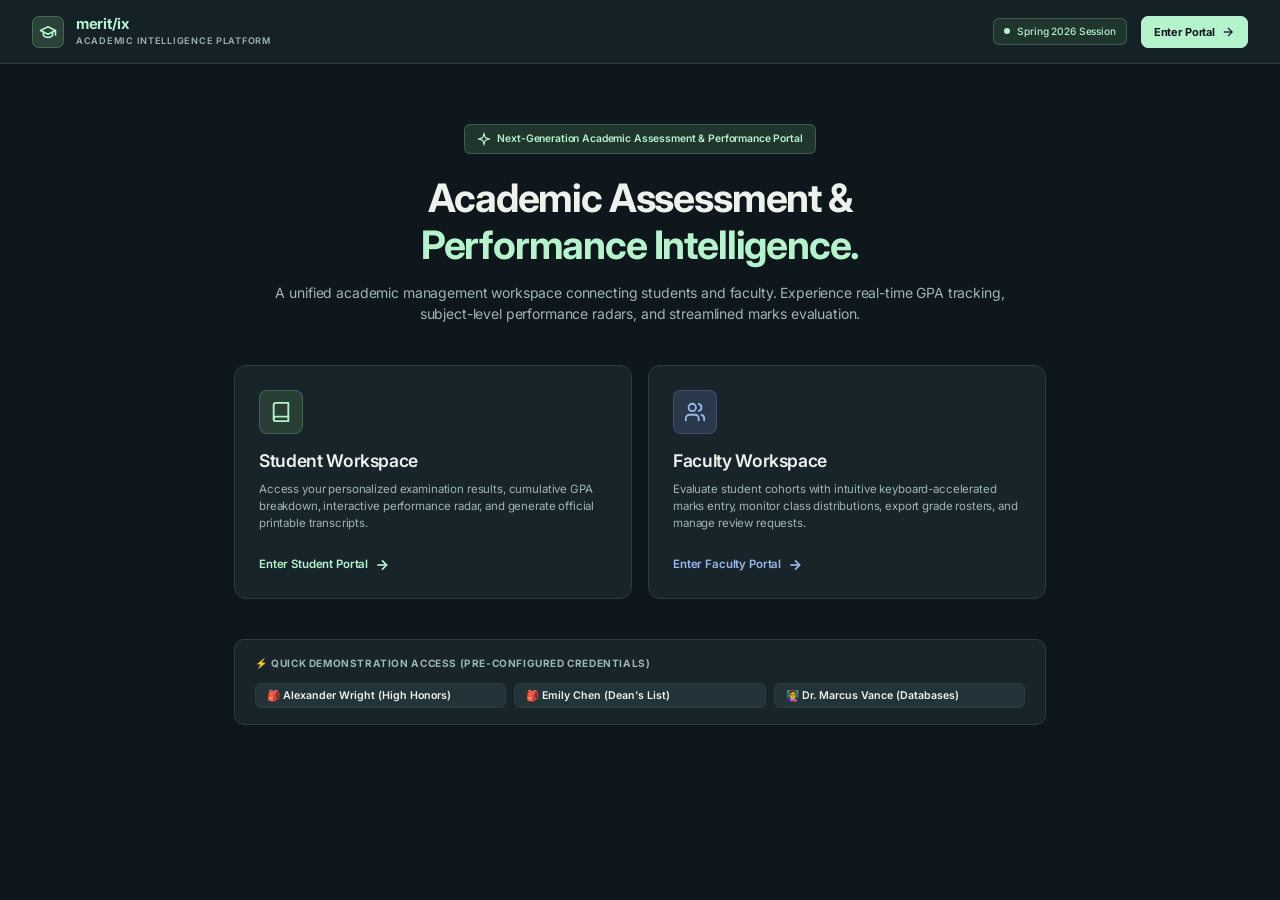
<file: src/main/resources/static/index.html>
<!DOCTYPE html>
<html lang="en">
<head>
  <meta charset="UTF-8" />
  <meta name="viewport" content="width=device-width, initial-scale=1.0, viewport-fit=cover" />
  <title>MERITIX — Next-Generation Academic Assessment & Performance Portal</title>
  <link rel="stylesheet" href="css/style.css" />
</head>
<body style="background-color: var(--bg-canvas);">

  <!-- Top Navigation -->
  <header class="landing-navbar">
    <div style="display:flex;align-items:center;gap:12px;">
      <div class="brand-emblem">
        <svg viewBox="0 0 24 24" fill="none" stroke="currentColor" stroke-width="2.2" stroke-linecap="round" stroke-linejoin="round">
          <path d="M22 10v6M2 10l10-5 10 5-10 5z"/>
          <path d="M6 12v5c3 3 9 3 12 0v-5"/>
        </svg>
      </div>
      <div class="brand-text">
        <span class="brand-title">merit/ix</span>
        <span class="brand-subtitle">Academic Intelligence Platform</span>
      </div>
    </div>
    <div style="display:flex;align-items:center;gap:14px;">
      <div class="term-pill">
        <span class="term-pill-dot"></span>
        <span>Spring 2026 Session</span>
      </div>
      <a href="pages/student-login.html" class="tiny-button primary">
        <span>Enter Portal</span>
        <svg width="14" height="14" viewBox="0 0 24 24" fill="none" stroke="currentColor" stroke-width="2.2"><path d="M5 12h14"/><path d="m12 5 7 7-7 7"/></svg>
      </a>
    </div>
  </header>

  <!-- Hero Section -->
  <section class="landing-hero">
    <div class="landing-hero-badge">
      <svg width="14" height="14" viewBox="0 0 24 24" fill="none" stroke="currentColor" stroke-width="2"><path d="m12 3-1.9 5.8a2 2 0 0 1-1.3 1.3L3 12l5.8 1.9a2 2 0 0 1 1.3 1.3L12 21l1.9-5.8a2 2 0 0 1 1.3-1.3L21 12l-5.8-1.9a2 2 0 0 1-1.3-1.3L12 3z"/></svg>
      <span>Next-Generation Academic Assessment & Performance Portal</span>
    </div>
    <h1>Academic Assessment & <br/><span class="gradient-mint">Performance Intelligence.</span></h1>
    <p>A unified academic management workspace connecting students and faculty. Experience real-time GPA tracking, subject-level performance radars, and streamlined marks evaluation.</p>
  </section>

  <!-- Portal Gateway Cards -->
  <main class="portal-selection-grid">
    <!-- Student Portal Card -->
    <a href="pages/student-login.html" class="portal-entry-card">
      <div>
        <div class="portal-card-icon-box student-icon">
          <svg viewBox="0 0 24 24" fill="none" stroke="currentColor" stroke-width="2" stroke-linecap="round" stroke-linejoin="round">
            <path d="M4 19.5A2.5 2.5 0 0 1 6.5 17H20"/>
            <path d="M6.5 2H20v20H6.5A2.5 2.5 0 0 1 4 19.5v-15A2.5 2.5 0 0 1 6.5 2z"/>
          </svg>
        </div>
        <div class="portal-card-content">
          <h3>Student Workspace</h3>
          <p>Access your personalized examination results, cumulative GPA breakdown, interactive performance radar, and generate official printable transcripts.</p>
        </div>
      </div>
      <div class="portal-card-action">
        <span>Enter Student Portal</span>
        <svg viewBox="0 0 24 24" fill="none" stroke="currentColor" stroke-width="2.5"><path d="M5 12h14"/><path d="m12 5 7 7-7 7"/></svg>
      </div>
    </a>

    <!-- Faculty Portal Card -->
    <a href="pages/teacher-login.html" class="portal-entry-card teacher-card">
      <div>
        <div class="portal-card-icon-box teacher-icon">
          <svg viewBox="0 0 24 24" fill="none" stroke="currentColor" stroke-width="2" stroke-linecap="round" stroke-linejoin="round">
            <path d="M16 21v-2a4 4 0 0 0-4-4H6a4 4 0 0 0-4 4v2"/>
            <circle cx="9" cy="7" r="4"/>
            <path d="M22 21v-2a4 4 0 0 0-3-3.87"/>
            <path d="M16 3.13a4 4 0 0 1 0 7.75"/>
          </svg>
        </div>
        <div class="portal-card-content">
          <h3>Faculty Workspace</h3>
          <p>Evaluate student cohorts with intuitive keyboard-accelerated marks entry, monitor class distributions, export grade rosters, and manage review requests.</p>
        </div>
      </div>
      <div class="portal-card-action">
        <span>Enter Faculty Portal</span>
        <svg viewBox="0 0 24 24" fill="none" stroke="currentColor" stroke-width="2.5"><path d="M5 12h14"/><path d="m12 5 7 7-7 7"/></svg>
      </div>
    </a>
  </main>

  <!-- Live Demonstration Bar -->
  <div style="max-width:860px;margin:0 auto 60px;padding:0 24px;">
    <div style="background-color:var(--bg-surface);border:1px solid var(--border-subtle);border-radius:10px;padding:16px 20px;">
      <div style="font-size:0.72rem;font-weight:700;text-transform:uppercase;letter-spacing:0.06em;color:var(--text-secondary);margin-bottom:12px;">⚡ Quick Demonstration Access (Pre-Configured Credentials)</div>
      <div style="display:grid;grid-template-columns:repeat(auto-fit, minmax(240px, 1fr));gap:8px;">
        <button class="btn btn-secondary btn-sm" onclick="directLogin('student', 'alex.w', 'password123')" style="justify-content:flex-start;">
          <span>🎒 Alexander Wright (High Honors)</span>
        </button>
        <button class="btn btn-secondary btn-sm" onclick="directLogin('student', 'emily.c', 'password123')" style="justify-content:flex-start;">
          <span>🎒 Emily Chen (Dean's List)</span>
        </button>
        <button class="btn btn-secondary btn-sm" onclick="directLogin('teacher', 'marcus.v', 'password123')" style="justify-content:flex-start;">
          <span>👩‍🏫 Dr. Marcus Vance (Databases)</span>
        </button>
      </div>
    </div>
  </div>

  <div id="toastContainer" class="toast-container"></div>

  <script src="js/api.js"></script>
  <script src="js/utils.js"></script>
  <script>
    async function directLogin(role, loginId, password) {
      showToast(`Signing in as demo ${role}...`, 'info');
      const api = role === 'teacher' ? TeacherAPI : StudentAPI;
      const res = await api.login(loginId, password);
      if (res.success) {
        Session.set(role, res.data);
        showToast(`Signed in! Redirecting to ${role} dashboard...`, 'success');
        setTimeout(() => {
          window.location.href = role === 'teacher' ? 'pages/teacher-dashboard.html' : 'pages/student-dashboard.html';
        }, 500);
      } else {
        window.location.href = role === 'teacher' ? 'pages/teacher-login.html' : 'pages/student-login.html';
      }
    }
  </script>
</body>
</html>
</file>
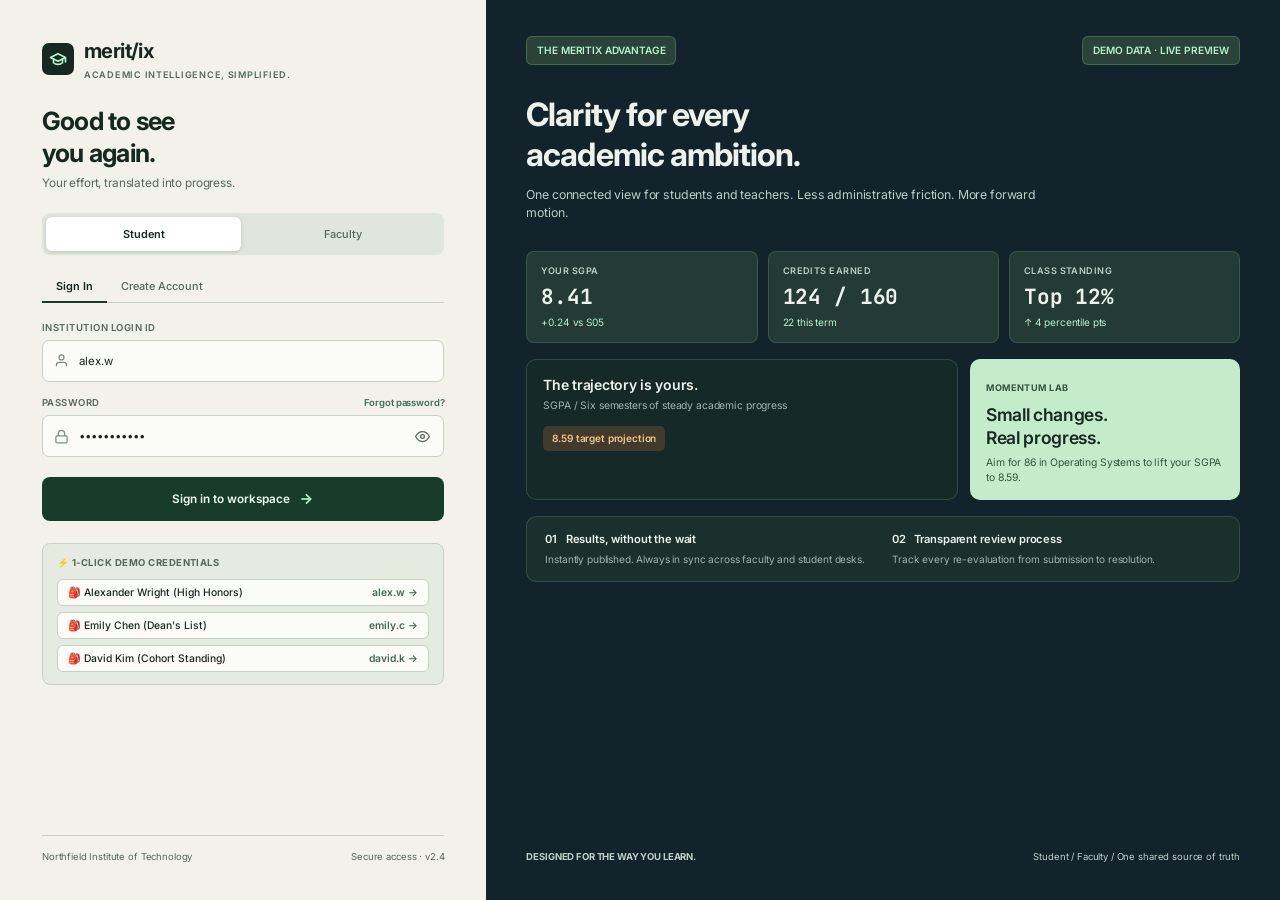
<file: src/main/resources/static/pages/student-dashboard.html>
<!DOCTYPE html>
<html lang="en">
<head>
  <meta charset="UTF-8" />
  <meta name="viewport" content="width=device-width, initial-scale=1.0, viewport-fit=cover" />
  <title>Student Academic Workspace — MERITIX</title>
  <link rel="stylesheet" href="../css/style.css" />
  <!-- Local Chart.js bundle -->
  <script src="../js/chart.min.js"></script>
  <!-- Local html2pdf bundle for direct PDF download -->
  <script src="../js/html2pdf.bundle.min.js"></script>
</head>
<body>

<div class="app-shell">

  <!-- Sidebar Navigation -->
  <aside class="app-sidebar">
    <div class="sidebar-header">
      <a href="../index.html" class="sidebar-brand-link">
        <div class="brand-emblem">
          <svg viewBox="0 0 24 24" fill="none" stroke="currentColor" stroke-width="2.2" stroke-linecap="round" stroke-linejoin="round">
            <path d="M22 10v6M2 10l10-5 10 5-10 5z"/>
            <path d="M6 12v5c3 3 9 3 12 0v-5"/>
          </svg>
        </div>
        <div class="brand-text">
          <span class="brand-title">merit/ix</span>
          <span class="brand-subtitle">Student Portal</span>
        </div>
      </a>
      <button class="sidebar-close-btn" onclick="closeMobileSidebar()" aria-label="Close sidebar">
        <svg viewBox="0 0 24 24" fill="none" stroke="currentColor" stroke-width="2"><line x1="18" y1="6" x2="6" y2="18"/><line x1="6" y1="6" x2="18" y2="18"/></svg>
      </button>
    </div>

    <nav class="sidebar-nav">
      <div class="nav-section-title">Academic Records</div>
      <button class="nav-item active" onclick="switchTab('overview', this)">
        <svg viewBox="0 0 24 24" fill="none" stroke="currentColor"><rect x="3" y="3" width="7" height="7"/><rect x="14" y="3" width="7" height="7"/><rect x="14" y="14" width="7" height="7"/><rect x="3" y="14" width="7" height="7"/></svg>
        <span>Overview & Analytics</span>
      </button>

      <button class="nav-item" onclick="switchTab('results', this)">
        <svg viewBox="0 0 24 24" fill="none" stroke="currentColor"><path d="M14 2H6a2 2 0 0 0-2 2v16a2 2 0 0 0 2 2h12a2 2 0 0 0 2-2V8z"/><polyline points="14 2 14 8 20 8"/><line x1="16" y1="13" x2="8" y2="13"/><line x1="16" y1="17" x2="8" y2="17"/></svg>
        <span>Subject Results</span>
      </button>

      <button class="nav-item" onclick="openTranscriptModal()">
        <svg viewBox="0 0 24 24" fill="none" stroke="currentColor"><polyline points="6 9 6 2 18 2 18 9"/><path d="M6 18H4a2 2 0 0 1-2-2v-5a2 2 0 0 1 2-2h16a2 2 0 0 1 2 2v5a2 2 0 0 1-2 2h-2"/><rect x="6" y="14" width="12" height="8"/></svg>
        <span>Official Transcript</span>
      </button>

      <div class="nav-section-title">Services & Inquiries</div>
      <button class="nav-item" onclick="openRevalModal()">
        <svg viewBox="0 0 24 24" fill="none" stroke="currentColor"><circle cx="12" cy="12" r="10"/><line x1="12" y1="8" x2="12" y2="12"/><line x1="12" y1="16" x2="12.01" y2="16"/></svg>
        <span>Request Re-evaluation</span>
      </button>

      <button class="nav-item" onclick="openGradingPolicyModal()">
        <svg viewBox="0 0 24 24" fill="none" stroke="currentColor"><circle cx="12" cy="12" r="10"/><line x1="12" y1="16" x2="12" y2="12"/><line x1="12" y1="8" x2="12.01" y2="8"/></svg>
        <span>Grading Regulations</span>
      </button>

      <div class="nav-section-title">Personal Account</div>
      <button class="nav-item" onclick="switchTab('profile', this)">
        <svg viewBox="0 0 24 24" fill="none" stroke="currentColor"><path d="M20 21v-2a4 4 0 0 0-4-4H8a4 4 0 0 0-4 4v2"/><circle cx="12" cy="7" r="4"/></svg>
        <span>Student Profile</span>
      </button>
    </nav>

    <!-- Sidebar Bottom User Card -->
    <div class="sidebar-footer">
      <div class="user-profile-widget">
        <div class="user-meta-left">
          <div class="user-avatar" id="sidebarAvatar">ST</div>
          <div class="user-info-text">
            <div class="user-display-name" id="sidebarName">Student Name</div>
            <div class="user-role-badge">
              <span class="badge-tag tag-mint" style="padding:1px 6px;font-size:0.65rem;">Student</span>
            </div>
          </div>
        </div>
        <button class="btn-icon-logout" onclick="confirmLogout()" title="Log out">
          <svg viewBox="0 0 24 24" fill="none" stroke="currentColor" stroke-width="2"><path d="M9 21H5a2 2 0 0 1-2-2V5a2 2 0 0 1 2-2h4"/><polyline points="16 17 21 12 16 7"/><line x1="21" y1="12" x2="9" y2="12"/></svg>
        </button>
      </div>
    </div>
  </aside>

  <!-- Mobile Drawer Backdrop -->
  <div class="sidebar-backdrop" id="sidebarBackdrop" onclick="closeMobileSidebar()"></div>

  <!-- Main Viewport -->
  <main class="app-main">

    <!-- Topbar -->
    <header class="app-topbar">
      <div class="topbar-left">
        <button class="mobile-nav-toggle" onclick="toggleMobileSidebar()" aria-label="Toggle navigation menu">
          <svg viewBox="0 0 24 24" fill="none" stroke="currentColor" stroke-width="2"><line x1="3" y1="12" x2="21" y2="12"/><line x1="3" y1="6" x2="21" y2="6"/><line x1="3" y1="18" x2="21" y2="18"/></svg>
        </button>
        <div class="breadcrumbs">
          <span>Portal</span>
          <span>/</span>
          <span>Student</span>
          <span>/</span>
          <span class="current" id="breadcrumbSection">Overview & Analytics</span>
        </div>
      </div>
      <div class="topbar-right">
        <div class="term-pill">
          <span class="term-pill-dot"></span>
          <span>Term: Spring 2026</span>
        </div>
        <button class="btn btn-outline-mint btn-sm" onclick="openTranscriptModal()">
          <svg viewBox="0 0 24 24" fill="none" stroke="currentColor" stroke-width="2"><path d="M21 15v4a2 2 0 0 1-2 2H5a2 2 0 0 1-2-2v-4"/><polyline points="7 10 12 15 17 10"/><line x1="12" y1="15" x2="12" y2="3"/></svg>
          <span>Download Marksheet (PDF)</span>
        </button>
      </div>
    </header>

    <!-- Page Content Container -->
    <div class="content-wrapper">

      <!-- ========================================================
           TAB 1: OVERVIEW & ANALYTICS
           ======================================================== -->
      <section id="panelOverview" class="tab-content-panel active">
        
        <!-- Executive Student Header Banner -->
        <div class="executive-banner">
          <div class="banner-left">
            <div class="banner-avatar-lg" id="bannerAvatar">AW</div>
            <div class="banner-meta">
              <h2 id="bannerGreeting">Welcome, Alexander Wright</h2>
              <p id="bannerSub">Bachelor of Technology • Computer Science & Engineering</p>
              <div class="banner-pills-row">
                <span class="badge-tag tag-mint" id="bannerRollBadge">Roll: CS-2026-042</span>
                <span class="badge-tag" id="bannerLoginBadge">Login: alex.w</span>
                <span class="badge-tag tag-teal">Semester VI</span>
                <span class="badge-tag tag-mint">Status: Enrolled</span>
              </div>
            </div>
          </div>
          <div class="banner-right-stats">
            <div class="banner-stat-col">
              <div class="stat-val highlight" id="bannerCGPA">—</div>
              <div class="stat-lbl">Cumulative GPA (4.0 Scale)</div>
            </div>
            <div class="banner-stat-col">
              <div class="stat-val" id="bannerPercentage">—</div>
              <div class="stat-lbl">Aggregate Score</div>
            </div>
          </div>
        </div>

        <!-- 4 KPI Stat Metric Cards (with count-up counters) -->
        <div class="stats-grid">
          <div class="stat-metric-card">
            <div class="metric-icon-box mint">
              <svg viewBox="0 0 24 24" fill="none" stroke="currentColor" stroke-width="2"><path d="M22 10v6M2 10l10-5 10 5-10 5z"/><path d="M6 12v5c3 3 9 3 12 0v-5"/></svg>
            </div>
            <div class="metric-info">
              <span class="metric-number" id="metricGPA">—</span>
              <span class="metric-label">Semester GPA (10-Pt Scale)</span>
            </div>
          </div>

          <div class="stat-metric-card">
            <div class="metric-icon-box teal">
              <svg viewBox="0 0 24 24" fill="none" stroke="currentColor" stroke-width="2"><path d="M4 19.5A2.5 2.5 0 0 1 6.5 17H20"/><path d="M6.5 2H20v20H6.5A2.5 2.5 0 0 1 4 19.5v-15A2.5 2.5 0 0 1 6.5 2z"/></svg>
            </div>
            <div class="metric-info">
              <span class="metric-number" id="metricSubjects">—</span>
              <span class="metric-label">Total Enrolled Courses</span>
            </div>
          </div>

          <div class="stat-metric-card">
            <div class="metric-icon-box amber">
              <svg viewBox="0 0 24 24" fill="none" stroke="currentColor" stroke-width="2"><circle cx="12" cy="12" r="10"/><polyline points="12 6 12 12 16 14"/></svg>
            </div>
            <div class="metric-info">
              <span class="metric-number" id="metricGraded">—</span>
              <span class="metric-label">Evaluations Completed</span>
            </div>
          </div>

          <div class="stat-metric-card">
            <div class="metric-icon-box indigo">
              <svg viewBox="0 0 24 24" fill="none" stroke="currentColor" stroke-width="2"><path d="M6 9H4.5a2.5 2.5 0 0 1 0-5H6"/><path d="M18 9h1.5a2.5 2.5 0 0 0 0-5H18"/><path d="M4 22h16"/><path d="M10 14.66V17c0 .55-.47.98-.97 1.21C7.85 18.75 7 20.24 7 22"/><path d="M14 14.66V17c0 .55.47.98.97 1.21C16.15 18.75 17 20.24 17 22"/><path d="M18 2H6v7a6 6 0 0 0 12 0V2Z"/></svg>
            </div>
            <div class="metric-info">
              <span class="metric-number" style="font-size:1.1rem;margin-top:4px;" id="metricStanding">—</span>
              <span class="metric-label">Academic Classification</span>
            </div>
          </div>
        </div>

        <!-- Analytics Row: Chart + Progress Target -->
        <div class="analytics-grid-row">
          <!-- Chart Card -->
          <div class="surface-card">
            <div class="card-header-bar">
              <div class="card-header-title">
                <svg viewBox="0 0 24 24" fill="none" stroke="currentColor" stroke-width="2"><line x1="18" y1="20" x2="18" y2="10"/><line x1="12" y1="20" x2="12" y2="4"/><line x1="6" y1="20" x2="6" y2="14"/></svg>
                <span>Course Performance Benchmark</span>
              </div>
              <span class="badge-tag tag-mint">Live Calculation</span>
            </div>
            <div class="card-body-content">
              <div class="chart-viewport">
                <canvas id="studentMarksChart"></canvas>
              </div>
            </div>
          </div>

          <!-- Target Progress Card -->
          <div class="surface-card progress-target-card">
            <div class="card-header-bar">
              <div class="card-header-title">
                <svg viewBox="0 0 24 24" fill="none" stroke="currentColor" stroke-width="2"><circle cx="12" cy="12" r="10"/><path d="m4.93 4.93 4.24 4.24"/><path d="m14.83 9.17 4.24-4.24"/><path d="m14.83 14.83 4.24 4.24"/><path d="m9.17 14.83-4.24 4.24"/></svg>
                <span>Academic Honors Target</span>
              </div>
            </div>
            <div class="card-body-content" style="flex:1;display:flex;flex-direction:column;justify-content:space-between;">
              <div>
                <div class="target-header-meta">
                  <span style="font-size:0.85rem;color:var(--text-secondary);font-weight:600;">Dean's Honor List Threshold</span>
                  <span class="target-pct" id="targetPercentageLabel">0%</span>
                </div>
                <div class="progress-track">
                  <div class="progress-bar-fill" id="targetProgressBar" style="width: 0%;"></div>
                </div>
                <p style="font-size:0.82rem;color:var(--text-muted);line-height:1.5;" id="targetAdviceText">
                  Calculating your current standing relative to the 85.0% First Class with Distinction criteria.
                </p>
              </div>

              <div class="target-details-list">
                <div class="target-detail-row">
                  <span class="text-secondary">Earned Credits</span>
                  <span class="fw-700 font-mono" id="txtEarnedCredits">20 / 20 Credits</span>
                </div>
                <div class="target-detail-row">
                  <span class="text-secondary">Distinction Status</span>
                  <span class="badge-tag tag-mint" id="txtDistinctionStatus">Qualified</span>
                </div>
                <div class="target-detail-row">
                  <span class="text-secondary">Graduation Standing</span>
                  <span class="text-mint fw-700" id="txtStanding">Distinction</span>
                </div>
              </div>
            </div>
          </div>
        </div>

        <!-- Subject Overview Summary Table -->
        <div class="surface-card">
          <div class="card-header-bar">
            <div class="card-header-title">
              <svg viewBox="0 0 24 24" fill="none" stroke="currentColor" stroke-width="2"><path d="M14 2H6a2 2 0 0 0-2 2v16a2 2 0 0 0 2 2h12a2 2 0 0 0 2-2V8z"/><polyline points="14 2 14 8 20 8"/></svg>
              <span>Current Term Subject Marks</span>
            </div>
            <div id="overviewResultPill"></div>
          </div>
          <div class="table-responsive">
            <table class="academic-table">
              <thead>
                <tr>
                  <th>Course / Subject</th>
                  <th>Faculty Instructor</th>
                  <th>Max Score</th>
                  <th>Scored Marks</th>
                  <th>Grade</th>
                  <th>Status</th>
                </tr>
              </thead>
              <tbody id="overviewTableBody">
                <tr><td colspan="6" style="text-align:center;padding:30px;"><div class="empty-state-icon"><svg viewBox="0 0 24 24" fill="none" stroke="currentColor" stroke-width="2"><circle cx="12" cy="12" r="10"/><path d="M12 6v6l4 2"/></svg></div>Retrieving records...</td></tr>
              </tbody>
            </table>
          </div>
        </div>

      </section>

      <!-- ========================================================
           TAB 2: DETAILED RESULTS & BREAKDOWN
           ======================================================== -->
      <section id="panelResults" class="tab-content-panel">
        <div class="section-toolbar">
          <div class="section-title-wrap">
            <h2>Subject Examination Results</h2>
            <p>Comprehensive subject breakdown with grade points and performance ratings</p>
          </div>
          <div class="toolbar-actions">
            <button class="btn btn-outline-mint btn-sm" onclick="openTranscriptModal()">
              <svg viewBox="0 0 24 24" fill="none" stroke="currentColor" stroke-width="2"><path d="M21 15v4a2 2 0 0 1-2 2H5a2 2 0 0 1-2-2v-4"/><polyline points="7 10 12 15 17 10"/><line x1="12" y1="15" x2="12" y2="3"/></svg>
              <span>Download Marksheet (PDF)</span>
            </button>
            <button class="btn btn-secondary btn-sm" onclick="openRevalModal()">
              <span>Request Review</span>
            </button>
          </div>
        </div>

        <div class="surface-card">
          <div class="table-responsive">
            <table class="academic-table">
              <thead>
                <tr>
                  <th>#</th>
                  <th>Subject & Code</th>
                  <th>Faculty Member</th>
                  <th>Credits</th>
                  <th>Score / 100</th>
                  <th>Grade Point</th>
                  <th>Letter Grade</th>
                  <th>Evaluation Status</th>
                </tr>
              </thead>
              <tbody id="detailedTableBody">
              </tbody>
            </table>
          </div>
        </div>
      </section>

      <!-- ========================================================
           TAB 3: STUDENT PROFILE
           ======================================================== -->
      <section id="panelProfile" class="tab-content-panel">
        <div class="section-toolbar">
          <div class="section-title-wrap">
            <h2>Student Academic Profile</h2>
            <p>Institutional record, department credentials and account details</p>
          </div>
        </div>

        <div class="surface-card" style="margin-bottom:24px;">
          <div class="card-body-content">
            <div style="display:flex;align-items:center;gap:24px;flex-wrap:wrap;">
              <div class="banner-avatar-lg" id="profileAvatarLg" style="width:84px;height:84px;font-size:2.2rem;">AW</div>
              <div>
                <h2 id="profFullName" style="font-size:1.6rem;color:#FFFFFF;">Alexander Wright</h2>
                <p style="color:var(--text-secondary);font-size:0.95rem;margin-top:4px;">Department of Computer Science & Engineering • Class of 2026</p>
                <div class="banner-pills-row" style="margin-top:10px;">
                  <span class="badge-tag tag-mint" id="profRollTag">Roll: CS-2026-042</span>
                  <span class="badge-tag" id="profLoginTag">Login: alex.w</span>
                  <span class="badge-tag" style="background-color:rgba(16,185,129,0.15);color:var(--accent-mint-light);">Status: Active & Enrolled</span>
                </div>
              </div>
            </div>
          </div>
        </div>

        <div class="surface-card">
          <div class="card-header-bar">
            <div class="card-header-title">
              <svg viewBox="0 0 24 24" fill="none" stroke="currentColor" stroke-width="2"><rect x="3" y="4" width="18" height="18" rx="2" ry="2"/><line x1="16" y1="2" x2="16" y2="6"/><line x1="8" y1="2" x2="8" y2="6"/><line x1="3" y1="10" x2="21" y2="10"/></svg>
              <span>Institutional Enrollment Details</span>
            </div>
          </div>
          <div class="card-body-content">
            <div style="display:grid;grid-template-columns:repeat(auto-fit, minmax(280px, 1fr));gap:24px;">
              <div>
                <div class="form-label">Full Student Name</div>
                <div class="fw-700" id="profNameValue" style="color:var(--text-primary);font-size:1.05rem;">—</div>
              </div>
              <div>
                <div class="form-label">Official Roll Number</div>
                <div class="fw-700 font-mono" id="profRollValue" style="color:var(--accent-mint-light);font-size:1.05rem;">—</div>
              </div>
              <div>
                <div class="form-label">Portal Login ID</div>
                <div class="fw-700 font-mono" id="profLoginValue" style="color:var(--text-primary);font-size:1.05rem;">—</div>
              </div>
              <div>
                <div class="form-label">Academic Program</div>
                <div class="fw-700" style="color:var(--text-primary);font-size:1.05rem;">B.Tech in Computer Science</div>
              </div>
              <div>
                <div class="form-label">Current Academic Session</div>
                <div class="fw-700" style="color:var(--text-primary);font-size:1.05rem;">Spring 2026 (Semester VI)</div>
              </div>
              <div>
                <div class="form-label">Member Since</div>
                <div class="fw-700" id="profJoinedValue" style="color:var(--text-primary);font-size:1.05rem;">—</div>
              </div>
            </div>
          </div>
        </div>
      </section>

    </div>
  </main>
</div>

<!-- ============================================================
     MODAL 1: OFFICIAL PRINTABLE TRANSCRIPT
     ============================================================ -->
<div id="transcriptModal" class="modal-backdrop">
  <div class="modal-card" style="max-width:780px;">
    <div class="modal-header no-print">
      <h3>Official Academic Grade Sheet Preview</h3>
      <button class="modal-close" onclick="closeTranscriptModal()">&times;</button>
    </div>
    <div class="modal-body" style="background-color:#F1F5F9;padding:24px;">
      
      <!-- Printable Sheet -->
      <div class="transcript-preview-sheet" id="printableSheet">
        <div class="transcript-header">
          <div>
            <div class="transcript-inst-title">MERITIX UNIVERSITY OF TECHNOLOGY</div>
            <div class="transcript-inst-sub">Office of the University Registrar • Examination Controller</div>
            <div style="font-size:0.75rem;color:#64748B;margin-top:2px;">ACCREDITED BY UGC & NAAC • SPRING 2026 EXAMINATION</div>
          </div>
          <div style="text-align:right;">
            <div style="font-weight:800;color:#0F766E;font-size:1rem;">STATEMENT OF MARKS</div>
            <div style="font-size:0.75rem;color:#64748B;" id="printDateStamp">Date: 14-Nov-2026</div>
          </div>
        </div>

        <div class="transcript-meta-grid">
          <div><strong>Student Name:</strong> <span id="tsName">Alexander Wright</span></div>
          <div><strong>Roll Number:</strong> <span id="tsRoll">CS-2026-042</span></div>
          <div><strong>Degree Program:</strong> B.Tech (Computer Science)</div>
          <div><strong>Academic Term:</strong> Semester VI (Spring 2026)</div>
        </div>

        <table class="transcript-table">
          <thead>
            <tr>
              <th>Course Title</th>
              <th>Instructor</th>
              <th>Max Marks</th>
              <th>Obtained Marks</th>
              <th>Grade</th>
              <th>Status</th>
            </tr>
          </thead>
          <tbody id="tsTableBody">
          </tbody>
        </table>

        <div class="transcript-summary-box">
          <div class="transcript-summary-stat">
            <div class="val" id="tsCGPA">3.88</div>
            <div class="lbl">Cumulative GPA</div>
          </div>
          <div class="transcript-summary-stat">
            <div class="val" id="tsPercentage">91.4%</div>
            <div class="lbl">Aggregate Percentage</div>
          </div>
          <div class="transcript-summary-stat">
            <div class="val" id="tsResult">PASS</div>
            <div class="lbl">Final Outcome</div>
          </div>
          <div class="transcript-summary-stat">
            <div class="val" id="tsStanding">Distinction</div>
            <div class="lbl">Classification</div>
          </div>
        </div>

        <div class="transcript-footer-signatures">
          <div>Verified By: Head of Academic Registry</div>
          <div style="text-align:center;">OFFICIAL SYSTEM-GENERATED RECORD</div>
          <div>Controller of Examinations</div>
        </div>
      </div>

    </div>
    <div class="modal-footer no-print">
      <button class="btn btn-secondary" onclick="closeTranscriptModal()">Close</button>
      <button class="btn btn-secondary" onclick="window.print()" title="Print via browser dialog">
        <svg viewBox="0 0 24 24" fill="none" stroke="currentColor" stroke-width="2"><polyline points="6 9 6 2 18 2 18 9"/><path d="M6 18H4a2 2 0 0 1-2-2v-5a2 2 0 0 1 2-2h16a2 2 0 0 1 2 2v5a2 2 0 0 1-2 2h-2"/><rect x="6" y="14" width="12" height="8"/></svg>
        <span>Print</span>
      </button>
      <button class="btn btn-primary" id="btnDownloadPDF" onclick="downloadMarksheetPDF()">
        <svg viewBox="0 0 24 24" fill="none" stroke="currentColor" stroke-width="2"><path d="M21 15v4a2 2 0 0 1-2 2H5a2 2 0 0 1-2-2v-4"/><polyline points="7 10 12 15 17 10"/><line x1="12" y1="15" x2="12" y2="3"/></svg>
        <span>Download Official PDF</span>
      </button>
    </div>
  </div>
</div>

<!-- ============================================================
     MODAL 2: REQUEST RE-EVALUATION
     ============================================================ -->
<div id="revalModal" class="modal-backdrop">
  <div class="modal-card">
    <div class="modal-header">
      <h3>Request Paper Re-evaluation / Review</h3>
      <button class="modal-close" onclick="closeRevalModal()">&times;</button>
    </div>
    <div class="modal-body">
      <p style="font-size:0.88rem;color:var(--text-secondary);margin-bottom:18px;">
        Submit a formal re-assessment request to your faculty instructor. Requests are logged and reviewed under standard university examination policies.
      </p>

      <div class="form-group-field">
        <label class="form-label">Select Course for Review</label>
        <select id="revalCourseSelect" class="form-control-input" style="padding-left:14px;">
          <option value="">-- Choose graded course --</option>
        </select>
      </div>

      <div class="form-group-field">
        <label class="form-label">Reason or Justification</label>
        <textarea id="revalReason" class="form-control-input" style="padding:12px;height:90px;resize:vertical;" placeholder="Specify questions or topics you are requesting review for..."></textarea>
      </div>
    </div>
    <div class="modal-footer">
      <button class="btn btn-secondary" onclick="closeRevalModal()">Cancel</button>
      <button class="btn btn-primary" onclick="submitRevalRequest()">Submit Request</button>
    </div>
  </div>
</div>

<!-- ============================================================
     MODAL 3: GRADING REGULATIONS
     ============================================================ -->
<div id="gradingPolicyModal" class="modal-backdrop">
  <div class="modal-card">
    <div class="modal-header">
      <h3>Academic Grading System Regulations</h3>
      <button class="modal-close" onclick="closeGradingPolicyModal()">&times;</button>
    </div>
    <div class="modal-body">
      <p style="font-size:0.88rem;color:var(--text-secondary);margin-bottom:16px;">
        Meritix implements a 10-Point Relative Grading System converted to a 4.0 Standard Scale for international transcript comparability.
      </p>
      <table class="academic-table" style="font-size:0.85rem;">
        <thead>
          <tr>
            <th>Score Range</th>
            <th>Grade</th>
            <th>Grade Point</th>
            <th>Classification</th>
          </tr>
        </thead>
        <tbody>
          <tr><td>90% – 100%</td><td><span class="status-badge badge-distinction">A+</span></td><td>10.0</td><td>Outstanding</td></tr>
          <tr><td>80% – 89%</td><td><span class="status-badge badge-distinction">A</span></td><td>9.0</td><td>Excellent</td></tr>
          <tr><td>70% – 79%</td><td><span class="status-badge badge-success">B</span></td><td>8.0</td><td>Very Good</td></tr>
          <tr><td>60% – 69%</td><td><span class="status-badge badge-warning">C</span></td><td>7.0</td><td>Good</td></tr>
          <tr><td>50% – 59%</td><td><span class="status-badge badge-pass">D</span></td><td>6.0</td><td>Above Average</td></tr>
          <tr><td>33% – 49%</td><td><span class="status-badge badge-pass">E</span></td><td>4.0</td><td>Pass</td></tr>
          <tr><td>Below 33%</td><td><span class="status-badge badge-fail">F</span></td><td>0.0</td><td>Fail / Re-appear</td></tr>
        </tbody>
      </table>
    </div>
    <div class="modal-footer">
      <button class="btn btn-primary" onclick="closeGradingPolicyModal()">Understood</button>
    </div>
  </div>
</div>

<div id="toastContainer" class="toast-container"></div>

<script src="../js/api.js"></script>
<script src="../js/utils.js"></script>
<script>
  // ── Authentication Check ────────────────────────────────────
  const session = Session.get();
  if (!session || session.role !== 'student') {
    window.location.href = 'student-login.html';
  }
  const student = session.user;

  // Render initial user metadata
  const userInitials = initials(student.name);
  document.getElementById('sidebarAvatar').textContent = userInitials;
  document.getElementById('sidebarName').textContent = student.name;
  document.getElementById('bannerAvatar').textContent = userInitials;
  document.getElementById('bannerGreeting').textContent = `Welcome back, ${student.name}`;
  document.getElementById('bannerRollBadge').textContent = `Roll: ${student.rollNumber}`;
  document.getElementById('bannerLoginBadge').textContent = `Login: ${student.loginId}`;

  // Profile Section Data
  document.getElementById('profileAvatarLg').textContent = userInitials;
  document.getElementById('profFullName').textContent = student.name;
  document.getElementById('profRollTag').textContent = `Roll: ${student.rollNumber}`;
  document.getElementById('profLoginTag').textContent = `Login: ${student.loginId}`;
  document.getElementById('profNameValue').textContent = student.name;
  document.getElementById('profRollValue').textContent = student.rollNumber;
  document.getElementById('profLoginValue').textContent = student.loginId;
  document.getElementById('profJoinedValue').textContent = student.createdAt 
    ? new Date(student.createdAt).toLocaleDateString('en-IN', { day:'2-digit', month:'long', year:'numeric' }) 
    : 'Spring Session 2026';

  let currentResults = [];
  let performanceChart = null;

  // ── Data Fetching & Rendering ────────────────────────────────
  async function loadStudentData() {
    const res = await StudentAPI.getResults(student.id);
    if (!res.success) {
      showToast(res.message, 'error');
      return;
    }

    currentResults = res.data || [];
    renderDashboard(currentResults);
  }

  function renderDashboard(results) {
    const totalSubjects = results.length;
    const graded = results.filter(r => r.marks !== null && r.marks !== undefined);
    const gradedCount = graded.length;
    const scores = graded.map(r => Number(r.marks));

    const avgScore = scores.length 
      ? (scores.reduce((a, b) => a + b, 0) / scores.length).toFixed(1) 
      : null;

    const cgpa4 = calculateCGPA(scores, 4.0);
    const gpa10 = calculateCGPA(scores, 10.0);
    const classification = academicClassification(avgScore);
    const hasFailedAny = scores.some(s => s < 33);
    const overallPassed = (gradedCount > 0 && !hasFailedAny && avgScore >= 33);

    // Animated Counters
    animateCounter('bannerCGPA', cgpa4 !== null ? cgpa4 : 0, 1000, '', 2);
    animateCounter('bannerPercentage', avgScore !== null ? avgScore : 0, 1000, '%', 1);
    animateCounter('metricGPA', gpa10 !== null ? gpa10 : 0, 1000, ' / 10', 2);
    animateCounter('metricSubjects', totalSubjects, 800);
    animateCounter('metricGraded', gradedCount, 800, ` / ${totalSubjects}`);

    document.getElementById('metricStanding').textContent = (gradedCount === 0) 
      ? 'Awaited' 
      : hasFailedAny 
        ? 'Remedial' 
        : classification.split(' ')[0] + ' Class';

    // Target Progress Indicator
    const targetPct = avgScore !== null ? Math.min(Math.round((avgScore / 85) * 100), 100) : 0;
    document.getElementById('targetPercentageLabel').textContent = targetPct + '%';
    document.getElementById('targetProgressBar').style.width = targetPct + '%';
    document.getElementById('txtStanding').textContent = classification;
    document.getElementById('txtDistinctionStatus').textContent = (avgScore !== null && avgScore >= 85) ? 'Achieved 🏆' : 'In Progress';

    // Overview Result Pill
    const pill = document.getElementById('overviewResultPill');
    if (gradedCount === 0) {
      pill.innerHTML = `<span class="status-badge badge-warning">⏳ Evaluations Pending</span>`;
    } else if (hasFailedAny) {
      pill.innerHTML = `<span class="status-badge badge-fail">❌ Remedial Required</span>`;
    } else {
      pill.innerHTML = `<span class="status-badge badge-distinction">✅ Active Pass Status</span>`;
    }

    // Populate Reval Dropdown
    const revalSelect = document.getElementById('revalCourseSelect');
    revalSelect.innerHTML = `<option value="">-- Choose graded course --</option>` + 
      graded.map(r => `<option value="${r.subject}">${r.subject} (Score: ${r.marks}/100)</option>`).join('');

    // Render Tables
    renderOverviewTable(results);
    renderDetailedTable(results);
    renderChart(results);
  }

  function renderOverviewTable(results) {
    const tbody = document.getElementById('overviewTableBody');
    if (results.length === 0) {
      tbody.innerHTML = `<tr><td colspan="6"><div class="empty-state-view"><div class="empty-state-icon"><svg viewBox="0 0 24 24" fill="none" stroke="currentColor" stroke-width="2"><path d="M4 19.5A2.5 2.5 0 0 1 6.5 17H20"/><path d="M6.5 2H20v20H6.5A2.5 2.5 0 0 1 4 19.5v-15A2.5 2.5 0 0 1 6.5 2z"/></svg></div><h4>No courses enrolled</h4><p>Courses will appear here once assigned by the department.</p></div></td></tr>`;
      return;
    }

    tbody.innerHTML = results.map((r, i) => {
      const isGraded = r.marks !== null && r.marks !== undefined;
      const score = isGraded ? r.marks : '—';
      const grade = marksGrade(r.marks);
      const badgeCls = marksBadgeClass(r.marks);
      const icon = subjectIcon(i);
      const scorePct = isGraded ? r.marks : 0;
      const barColor = marksColor(r.marks);

      const statusTag = !isGraded 
        ? `<span class="status-badge badge-neutral">Awaiting Grade</span>` 
        : r.marks >= 33 
          ? `<span class="status-badge badge-distinction">Passed</span>` 
          : `<span class="status-badge badge-fail">Unsuccessful</span>`;

      return `
        <tr>
          <td>
            <div class="subject-cell-wrap">
              <div class="subject-icon-box">${icon}</div>
              <div>
                <div class="subject-info-title">${r.subject}</div>
                <div class="subject-info-sub">Subject Code: CS-60${i + 1}</div>
              </div>
            </div>
          </td>
          <td>
            <span style="font-weight:600;color:var(--text-primary);">${r.teacherName}</span>
            <div style="font-size:0.75rem;color:var(--text-muted);">Course Instructor</div>
          </td>
          <td class="font-mono">100</td>
          <td>
            <div style="display:flex;align-items:baseline;gap:4px;">
              <span class="fw-800 font-mono" style="font-size:1.15rem;color:${barColor};">${score}</span>
              ${isGraded ? '<span style="font-size:0.75rem;color:var(--text-muted);">/100</span>' : ''}
            </div>
            ${isGraded ? `<div class="table-score-bar-wrap"><div class="table-score-bar-fill" style="width:${scorePct}%;background-color:${barColor};"></div></div>` : ''}
          </td>
          <td>
            <span class="status-badge ${badgeCls}">${grade}</span>
          </td>
          <td>${statusTag}</td>
        </tr>
      `;
    }).join('');
  }

  function renderDetailedTable(results) {
    const tbody = document.getElementById('detailedTableBody');
    if (results.length === 0) {
      tbody.innerHTML = `<tr><td colspan="8" style="text-align:center;padding:30px;">No course records available.</td></tr>`;
      return;
    }

    tbody.innerHTML = results.map((r, i) => {
      const isGraded = r.marks !== null && r.marks !== undefined;
      const grade = marksGrade(r.marks);
      const gp = marksGradePoint(r.marks);
      const badgeCls = marksBadgeClass(r.marks);

      return `
        <tr>
          <td class="font-mono text-muted">${i + 1}</td>
          <td>
            <div class="fw-700">${r.subject}</div>
            <div style="font-size:0.76rem;color:var(--text-muted);">Term: Spring 2026 • Code: CS-60${i+1}</div>
          </td>
          <td>${r.teacherName}</td>
          <td class="font-mono">4.0</td>
          <td>
            <span class="font-mono fw-700" style="color:${marksColor(r.marks)};">${isGraded ? r.marks : '—'}</span>
            ${isGraded ? '<span style="color:var(--text-muted);font-size:0.78rem;"> / 100</span>' : ''}
          </td>
          <td class="font-mono">${gp !== null ? gp.toFixed(1) : '—'}</td>
          <td><span class="status-badge ${badgeCls}">${grade}</span></td>
          <td>
            ${!isGraded 
              ? `<span class="status-badge badge-neutral">In Evaluation</span>` 
              : r.marks >= 33 
                ? `<span class="status-badge badge-distinction">Verified Pass</span>` 
                : `<span class="status-badge badge-fail">Review Required</span>`
            }
          </td>
        </tr>
      `;
    }).join('');
  }

  // ── Chart.js Visualization ──────────────────────────────────
  function renderChart(results) {
    const ctx = document.getElementById('studentMarksChart');
    if (!ctx) return;

    if (performanceChart) {
      performanceChart.destroy();
    }

    const labels = results.map(r => r.subject.length > 18 ? r.subject.substring(0, 16) + '...' : r.subject);
    const marksData = results.map(r => (r.marks !== null && r.marks !== undefined) ? r.marks : 0);
    const distinctionThreshold = results.map(() => 85);
    const passThreshold = results.map(() => 33);

    performanceChart = new Chart(ctx, {
      type: 'bar',
      data: {
        labels: labels,
        datasets: [
          {
            label: 'Your Scored Marks',
            data: marksData,
            backgroundColor: 'rgba(181, 243, 205, 0.85)',
            borderColor: '#b5f3cd',
            borderWidth: 1.5,
            borderRadius: 6,
            maxBarThickness: 38
          },
          {
            type: 'line',
            label: 'Distinction Line (85%)',
            data: distinctionThreshold,
            borderColor: '#f0c58a',
            borderWidth: 2,
            borderDash: [5, 5],
            pointRadius: 0,
            fill: false
          },
          {
            type: 'line',
            label: 'Pass Threshold (33%)',
            data: passThreshold,
            borderColor: '#fca5a5',
            borderWidth: 1.5,
            borderDash: [3, 3],
            pointRadius: 0,
            fill: false
          }
        ]
      },
      options: {
        responsive: true,
        maintainAspectRatio: false,
        plugins: {
          legend: {
            position: 'top',
            labels: {
              color: '#a0b3b6',
              font: { family: 'Inter', size: 11, weight: '500' },
              boxWidth: 12,
              padding: 14
            }
          },
          tooltip: {
            backgroundColor: '#1e3035',
            titleColor: '#edf3ec',
            bodyColor: '#b5f3cd',
            borderColor: '#2b3c40',
            borderWidth: 1,
            padding: 12,
            cornerRadius: 7,
            titleFont: { family: 'Inter', weight: '600' },
            bodyFont: { family: 'JetBrains Mono', weight: '600' }
          }
        },
        scales: {
          x: {
            grid: { display: false },
            ticks: { color: '#a0b3b6', font: { family: 'Inter', size: 11 } }
          },
          y: {
            min: 0,
            max: 100,
            grid: { color: '#24353d' },
            ticks: { color: '#a0b3b6', stepSize: 20, font: { family: 'JetBrains Mono', size: 10 } }
          }
        }
      }
    });
  }

  // ── Navigation Tabs ──────────────────────────────────────────
  function switchTab(tabKey, btn) {
    closeMobileSidebar();
    document.querySelectorAll('.tab-content-panel').forEach(p => p.classList.remove('active'));
    document.querySelectorAll('.nav-item').forEach(i => i.classList.remove('active'));

    const targetId = 'panel' + tabKey.charAt(0).toUpperCase() + tabKey.slice(1);
    const panel = document.getElementById(targetId);
    if (panel) panel.classList.add('active');
    if (btn) btn.classList.add('active');

    const titles = {
      overview: 'Overview & Analytics',
      results: 'Subject Examination Results',
      profile: 'Student Academic Profile'
    };
    document.getElementById('breadcrumbSection').textContent = titles[tabKey] || tabKey;
  }

  // ── Printable Transcript Modal ───────────────────────────────
  function openTranscriptModal() {
    const sheet = document.getElementById('printableSheet');
    document.getElementById('tsName').textContent = student.name;
    document.getElementById('tsRoll').textContent = student.rollNumber;
    document.getElementById('printDateStamp').textContent = 'Date: ' + new Date().toLocaleDateString('en-IN', { day:'2-digit', month:'short', year:'numeric' });

    const graded = currentResults.filter(r => r.marks !== null && r.marks !== undefined);
    const scores = graded.map(r => Number(r.marks));
    const avgScore = scores.length ? (scores.reduce((a, b) => a + b, 0) / scores.length).toFixed(1) : '—';
    const cgpa = calculateCGPA(scores, 4.0) || '—';
    const classification = academicClassification(avgScore);
    const hasFailedAny = scores.some(s => s < 33);

    document.getElementById('tsCGPA').textContent = cgpa;
    document.getElementById('tsPercentage').textContent = avgScore !== '—' ? avgScore + '%' : '—';
    document.getElementById('tsResult').textContent = hasFailedAny ? 'FAIL / RE-EXAM' : 'PASS';
    document.getElementById('tsStanding').textContent = classification;

    document.getElementById('tsTableBody').innerHTML = currentResults.map(r => {
      const isGraded = r.marks !== null && r.marks !== undefined;
      const grade = marksGrade(r.marks);
      return `
        <tr>
          <td><strong>${r.subject}</strong></td>
          <td>${r.teacherName}</td>
          <td>100</td>
          <td>${isGraded ? r.marks : 'Awaited'}</td>
          <td>${grade}</td>
          <td>${!isGraded ? 'Pending' : r.marks >= 33 ? 'Passed' : 'Failed'}</td>
        </tr>
      `;
    }).join('');

    document.getElementById('transcriptModal').classList.add('modal-visible');
  }

  function closeTranscriptModal() {
    document.getElementById('transcriptModal').classList.remove('modal-visible');
  }

  async function downloadMarksheetPDF() {
    const sheet = document.getElementById('printableSheet');
    if (!sheet) return;

    const btn = document.getElementById('btnDownloadPDF');
    const originalHtml = btn ? btn.innerHTML : '';
    if (btn) {
      btn.innerHTML = `<svg viewBox="0 0 24 24" fill="none" stroke="currentColor" stroke-width="2" style="width:16px;height:16px;animation:spin 1s linear infinite;"><circle cx="12" cy="12" r="10" stroke-width="3" stroke-dasharray="32" stroke-linecap="round"/></svg> <span>Generating PDF...</span>`;
      btn.disabled = true;
    }

    showToast('Compiling official PDF marksheet...', 'info', 2000);

    const safeName = (student.name || 'Student').replace(/[^a-zA-Z0-9]/g, '_');
    const rollNo = (student.rollNumber || 'Record').replace(/[^a-zA-Z0-9]/g, '_');
    const filename = `${safeName}_${rollNo}_Marksheet.pdf`;

    const opt = {
      margin:       [10, 10, 10, 10],
      filename:     filename,
      image:        { type: 'jpeg', quality: 0.98 },
      html2canvas:  { scale: 2, useCORS: true, letterRendering: true, backgroundColor: '#FFFFFF' },
      jsPDF:        { unit: 'mm', format: 'a4', orientation: 'portrait' }
    };

    try {
      if (typeof html2pdf !== 'undefined') {
        await html2pdf().set(opt).from(sheet).save();
        showToast('Marksheet PDF downloaded successfully! 📄', 'success');
      } else {
        window.print();
      }
    } catch (err) {
      console.error('PDF generation error:', err);
      showToast('Opening print dialog as fallback...', 'warning');
      window.print();
    } finally {
      if (btn) {
        btn.innerHTML = originalHtml;
        btn.disabled = false;
      }
    }
  }

  function printTranscript() {
    window.print();
  }

  // ── Re-evaluation Modal ──────────────────────────────────────
  function openRevalModal() {
    document.getElementById('revalModal').classList.add('modal-visible');
  }

  function closeRevalModal() {
    document.getElementById('revalModal').classList.remove('modal-visible');
  }

  function submitRevalRequest() {
    const course = document.getElementById('revalCourseSelect').value;
    const reason = document.getElementById('revalReason').value.trim();

    if (!course) {
      showToast('Please select a course to review.', 'error');
      return;
    }
    if (!reason) {
      showToast('Please provide a reason or note for review.', 'error');
      return;
    }

    closeRevalModal();
    showToast(`Re-evaluation request for ${course} submitted to faculty!`, 'success');
    document.getElementById('revalReason').value = '';
  }

  function openGradingPolicyModal() {
    document.getElementById('gradingPolicyModal').classList.add('modal-visible');
  }

  function closeGradingPolicyModal() {
    document.getElementById('gradingPolicyModal').classList.remove('modal-visible');
  }

  function confirmLogout() {
    showConfirmDialog(
      'Confirm Portal Logout',
      'Are you sure you wish to end your student session? Any unsaved form work will be discarded.',
      () => doLogout(),
      'Log Out',
      'danger'
    );
  }

  // Initialize
  loadStudentData();
</script>

</body>
</html>
</file>
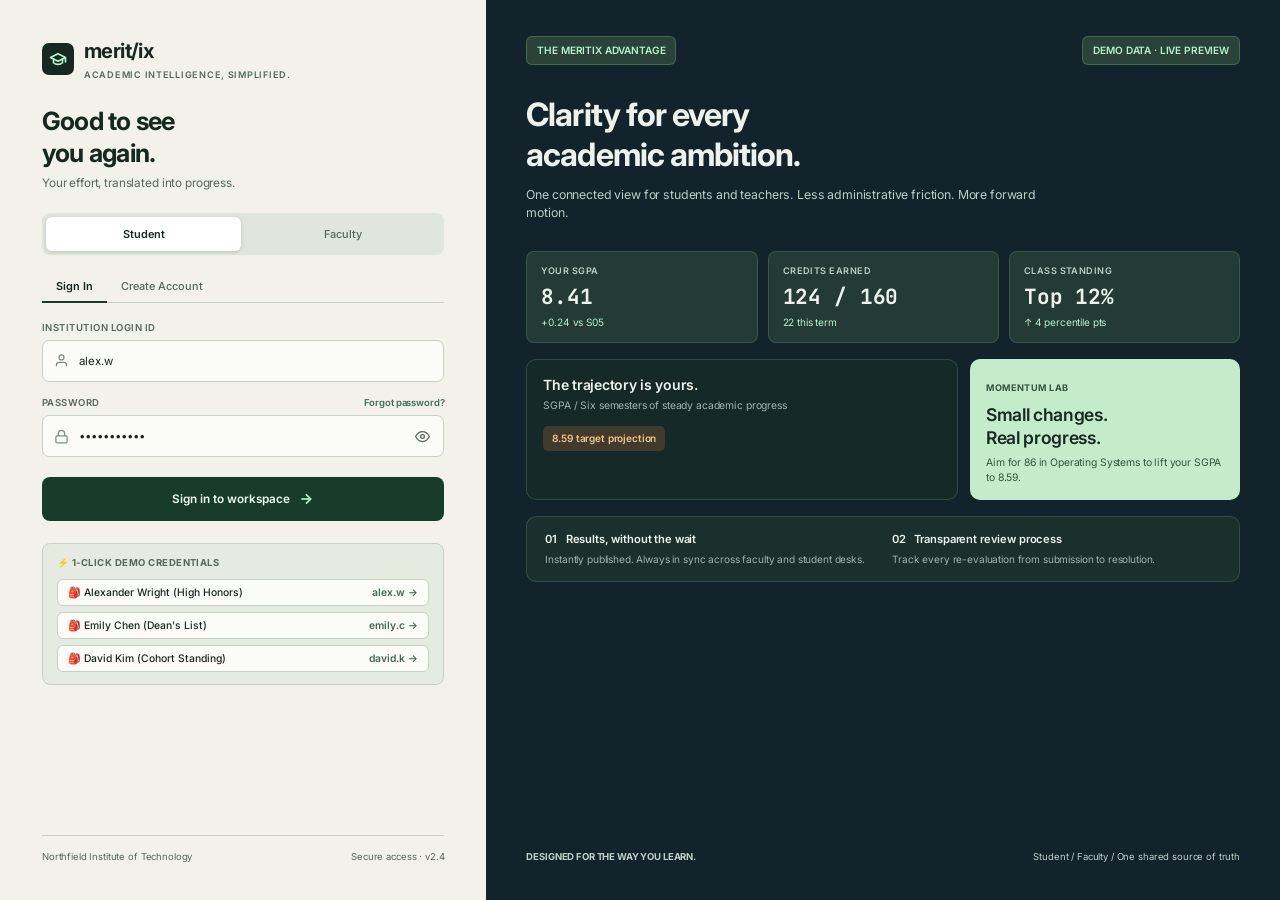
<file: src/main/resources/static/pages/student-login.html>
<!DOCTYPE html>
<html lang="en">
<head>
  <meta charset="UTF-8" />
  <meta name="viewport" content="width=device-width, initial-scale=1.0, viewport-fit=cover" />
  <title>Student Authentication — MERITIX</title>
  <link rel="stylesheet" href="../css/style.css" />
</head>
<body>

<div class="auth-split-wrapper">
  
  <!-- Left Authentication Panel (Warm Ecru Tone) -->
  <main class="auth-form-panel">
    <div class="auth-form-container">
      
      <!-- Brand Header -->
      <div class="auth-panel-brand">
        <a href="../index.html" style="display:inline-flex;align-items:center;gap:10px;text-decoration:none;">
          <div class="brand-emblem" style="background:#172821;color:#b5f3cd;border:none;">
            <svg viewBox="0 0 24 24" fill="none" stroke="currentColor" stroke-width="2.2" stroke-linecap="round" stroke-linejoin="round">
              <path d="M22 10v6M2 10l10-5 10 5-10 5z"/>
              <path d="M6 12v5c3 3 9 3 12 0v-5"/>
            </svg>
          </div>
          <div>
            <div class="auth-logo-text">merit/ix</div>
            <div class="auth-logo-sub">ACADEMIC INTELLIGENCE, SIMPLIFIED.</div>
          </div>
        </a>
      </div>

      <div class="auth-header-wrap">
        <h2>Good to see<br/>you again.</h2>
        <p>Your effort, translated into progress.</p>
      </div>

      <!-- Segmented Role Switcher -->
      <div class="role-segmented-control" aria-label="Select portal role">
        <button class="role-tab-btn active" type="button">
          Student
        </button>
        <button class="role-tab-btn" type="button" onclick="window.location.href='teacher-login.html'">
          Faculty
        </button>
      </div>

      <!-- Mode Switch: Sign In vs Sign Up -->
      <div class="auth-mode-tabs">
        <button class="mode-tab-link active" id="tabLogin" onclick="switchMode('login')">Sign In</button>
        <button class="mode-tab-link" id="tabSignup" onclick="switchMode('signup')">Create Account</button>
      </div>

      <!-- LOGIN FORM -->
      <form id="formLogin" class="auth-form-block active" onsubmit="handleLogin(event)">
        <div class="form-group-field">
          <label class="form-label" for="loginId">INSTITUTION LOGIN ID</label>
          <div class="form-input-container">
            <svg class="form-input-icon" viewBox="0 0 24 24" fill="none" stroke="currentColor" stroke-width="2"><path d="M20 21v-2a4 4 0 0 0-4-4H8a4 4 0 0 0-4 4v2"/><circle cx="12" cy="7" r="4"/></svg>
            <input type="text" id="loginId" class="form-control-input" placeholder="e.g. alex.w" value="alex.w" required autocomplete="username" />
          </div>
        </div>

        <div class="form-group-field">
          <div style="display:flex;justify-content:space-between;align-items:center;">
            <label class="form-label" for="loginPassword">PASSWORD</label>
            <a href="javascript:void(0)" onclick="showToast('Contact administrator to reset password', 'info')" style="font-size:0.68rem;color:#416c55;font-weight:600;">Forgot password?</a>
          </div>
          <div class="form-input-container">
            <svg class="form-input-icon" viewBox="0 0 24 24" fill="none" stroke="currentColor" stroke-width="2"><rect x="3" y="11" width="18" height="11" rx="2" ry="2"/><path d="M7 11V7a5 5 0 0 1 10 0v4"/></svg>
            <input type="password" id="loginPassword" class="form-control-input" placeholder="••••••••" value="password123" required autocomplete="current-password" />
            <button type="button" class="password-toggle-btn" onclick="togglePassVisibility('loginPassword', this)" aria-label="Toggle password">
              <svg viewBox="0 0 24 24" fill="none" stroke="currentColor" stroke-width="2"><path d="M1 12s4-8 11-8 11 8 11 8-4 8-11 8-11-8-11-8z"/><circle cx="12" cy="12" r="3"/></svg>
            </button>
          </div>
        </div>

        <button type="submit" id="btnSubmitLogin" class="btn-auth-submit">
          <span>Sign in to workspace</span>
          <svg viewBox="0 0 24 24" fill="none" stroke="currentColor" stroke-width="2.5"><path d="M5 12h14"/><path d="m12 5 7 7-7 7"/></svg>
        </button>
      </form>

      <!-- SIGN UP FORM -->
      <form id="formSignup" class="auth-form-block" onsubmit="handleSignup(event)">
        <div class="form-group-field">
          <label class="form-label" for="signupName">FULL LEGAL NAME</label>
          <div class="form-input-container">
            <svg class="form-input-icon" viewBox="0 0 24 24" fill="none" stroke="currentColor" stroke-width="2"><path d="M20 21v-2a4 4 0 0 0-4-4H8a4 4 0 0 0-4 4v2"/><circle cx="12" cy="7" r="4"/></svg>
            <input type="text" id="signupName" class="form-control-input" placeholder="e.g. Rahul Sharma" required />
          </div>
        </div>

        <div class="form-group-field">
          <label class="form-label" for="signupRoll">CLASS ROLL NUMBER</label>
          <div class="form-input-container">
            <svg class="form-input-icon" viewBox="0 0 24 24" fill="none" stroke="currentColor" stroke-width="2"><rect x="2" y="3" width="20" height="14" rx="2" ry="2"/><line x1="8" y1="21" x2="16" y2="21"/><line x1="12" y1="17" x2="12" y2="21"/></svg>
            <input type="text" id="signupRoll" class="form-control-input" placeholder="e.g. CS-2026-099" required />
          </div>
        </div>

        <div class="form-group-field">
          <label class="form-label" for="signupLoginId">CHOOSE A LOGIN ID</label>
          <div class="form-input-container">
            <svg class="form-input-icon" viewBox="0 0 24 24" fill="none" stroke="currentColor" stroke-width="2"><circle cx="12" cy="12" r="10"/><path d="m10 15 5-3-5-3v6z"/></svg>
            <input type="text" id="signupLoginId" class="form-control-input" placeholder="e.g. rahul.s" required />
          </div>
        </div>

        <div class="form-group-field">
          <label class="form-label" for="signupPassword">CREATE PASSWORD</label>
          <div class="form-input-container">
            <svg class="form-input-icon" viewBox="0 0 24 24" fill="none" stroke="currentColor" stroke-width="2"><rect x="3" y="11" width="18" height="11" rx="2" ry="2"/><path d="M7 11V7a5 5 0 0 1 10 0v4"/></svg>
            <input type="password" id="signupPassword" class="form-control-input" placeholder="Minimum 4 characters" minlength="4" required />
            <button type="button" class="password-toggle-btn" onclick="togglePassVisibility('signupPassword', this)">
              <svg viewBox="0 0 24 24" fill="none" stroke="currentColor" stroke-width="2"><path d="M1 12s4-8 11-8 11 8 11 8-4 8-11 8-11-8-11-8z"/><circle cx="12" cy="12" r="3"/></svg>
            </button>
          </div>
        </div>

        <button type="submit" id="btnSubmitSignup" class="btn-auth-submit">
          <span>Register student account</span>
          <svg viewBox="0 0 24 24" fill="none" stroke="currentColor" stroke-width="2.5"><path d="M5 12h14"/><path d="m12 5 7 7-7 7"/></svg>
        </button>
      </form>

      <!-- Quick 1-Click Demo Box -->
      <div class="demo-accounts-box">
        <div class="demo-accounts-title">⚡ 1-Click Demo Credentials</div>
        <div class="demo-btns-row">
          <button type="button" class="btn-demo-pill" onclick="autoFill('alex.w', 'password123')">
            <span>🎒 Alexander Wright (High Honors)</span>
            <span style="color:#416c55;font-weight:600;">alex.w →</span>
          </button>
          <button type="button" class="btn-demo-pill" onclick="autoFill('emily.c', 'password123')">
            <span>🎒 Emily Chen (Dean's List)</span>
            <span style="color:#416c55;font-weight:600;">emily.c →</span>
          </button>
          <button type="button" class="btn-demo-pill" onclick="autoFill('david.k', 'password123')">
            <span>🎒 David Kim (Cohort Standing)</span>
            <span style="color:#416c55;font-weight:600;">david.k →</span>
          </button>
        </div>
      </div>

    </div>

    <footer class="auth-panel-footer">
      <span>Northfield Institute of Technology</span>
      <span>Secure access · v2.4</span>
    </footer>
  </main>

  <!-- Right Showcase Panel (Solid Slate Tone) -->
  <aside class="auth-showcase-panel">
    <div>
      <div class="showcase-topline">
        <span>THE MERITIX ADVANTAGE</span>
        <span>DEMO DATA · LIVE PREVIEW</span>
      </div>

      <div class="showcase-content-body">
        <h1>Clarity for every<br/>academic ambition.</h1>
        <p>One connected view for students and teachers. Less administrative friction. More forward motion.</p>

        <!-- Preview Metrics Row -->
        <div class="preview-metrics-row">
          <div class="preview-metric-box">
            <small>YOUR SGPA</small>
            <strong>8.41</strong>
            <em>+0.24 vs S05</em>
          </div>
          <div class="preview-metric-box">
            <small>CREDITS EARNED</small>
            <strong>124 / 160</strong>
            <em>22 this term</em>
          </div>
          <div class="preview-metric-box">
            <small>CLASS STANDING</small>
            <strong>Top 12%</strong>
            <em>↑ 4 percentile pts</em>
          </div>
        </div>

        <!-- Trajectory and Momentum Cards -->
        <div class="showcase-cards-grid">
          <article class="showcase-card showcase-trajectory">
            <h3>The trajectory is yours.</h3>
            <p>SGPA / Six semesters of steady academic progress</p>
            <div class="target-chip-pill">8.59 target projection</div>
          </article>

          <article class="showcase-card showcase-momentum">
            <small>MOMENTUM LAB</small>
            <h3>Small changes.<br/>Real progress.</h3>
            <p>Aim for 86 in Operating Systems to lift your SGPA to 8.59.</p>
          </article>
        </div>

        <!-- Campus Card -->
        <div class="showcase-campus">
          <div>
            <p>01 &nbsp; Results, without the wait</p>
            <small>Instantly published. Always in sync across faculty and student desks.</small>
          </div>
          <div>
            <p>02 &nbsp; Transparent review process</p>
            <small>Track every re-evaluation from submission to resolution.</small>
          </div>
        </div>

      </div>
    </div>

    <div class="showcase-footer">
      <b>DESIGNED FOR THE WAY YOU LEARN.</b>
      <span>Student / Faculty / One shared source of truth</span>
    </div>
  </aside>

</div>

<div id="toastContainer" class="toast-container"></div>

<script src="../js/api.js"></script>
<script src="../js/utils.js"></script>
<script>
  // Check if session already active
  const session = Session.get();
  if (session && session.role === 'student') {
    window.location.href = 'student-dashboard.html';
  }

  function switchMode(mode) {
    document.getElementById('tabLogin').classList.toggle('active', mode === 'login');
    document.getElementById('tabSignup').classList.toggle('active', mode === 'signup');
    document.getElementById('formLogin').classList.toggle('active', mode === 'login');
    document.getElementById('formSignup').classList.toggle('active', mode === 'signup');
  }

  function togglePassVisibility(inputId, btn) {
    const input = document.getElementById(inputId);
    const isPass = input.type === 'password';
    input.type = isPass ? 'text' : 'password';
    btn.style.color = isPass ? '#172821' : '#55675c';
  }

  function autoFill(u, p) {
    switchMode('login');
    document.getElementById('loginId').value = u;
    document.getElementById('loginPassword').value = p;
    showToast(`Autofilled credentials for ${u}`, 'info');
  }

  async function handleLogin(e) {
    e.preventDefault();
    const loginId = document.getElementById('loginId').value.trim();
    const password = document.getElementById('loginPassword').value;

    if (!validateRequired({ 'Login ID': loginId, 'Password': password })) return;

    const btn = document.getElementById('btnSubmitLogin');
    const originalText = btn.innerHTML;
    btn.innerHTML = `<span>Authenticating...</span>`;
    btn.disabled = true;

    const res = await StudentAPI.login(loginId, password);
    btn.innerHTML = originalText;
    btn.disabled = false;

    if (!res.success) {
      showToast(res.message, 'error');
      return;
    }

    Session.set('student', res.data);
    showToast(`Welcome back, ${res.data.name}! Loading dashboard...`, 'success');
    setTimeout(() => {
      window.location.href = 'student-dashboard.html';
    }, 600);
  }

  async function handleSignup(e) {
    e.preventDefault();
    const name = document.getElementById('signupName').value.trim();
    const rollNumber = document.getElementById('signupRoll').value.trim();
    const loginId = document.getElementById('signupLoginId').value.trim();
    const password = document.getElementById('signupPassword').value;

    if (!validateRequired({ 'Name': name, 'Roll Number': rollNumber, 'Login ID': loginId, 'Password': password })) return;

    const btn = document.getElementById('btnSubmitSignup');
    const originalText = btn.innerHTML;
    btn.innerHTML = `<span>Creating Student Record...</span>`;
    btn.disabled = true;

    const res = await StudentAPI.signup(name, rollNumber, loginId, password);
    btn.innerHTML = originalText;
    btn.disabled = false;

    if (!res.success) {
      showToast(res.message, 'error');
      return;
    }

    Session.set('student', res.data);
    showToast(`Account successfully registered! Welcome, ${res.data.name}!`, 'success');
    setTimeout(() => {
      window.location.href = 'student-dashboard.html';
    }, 700);
  }
</script>

</body>
</html>
</file>
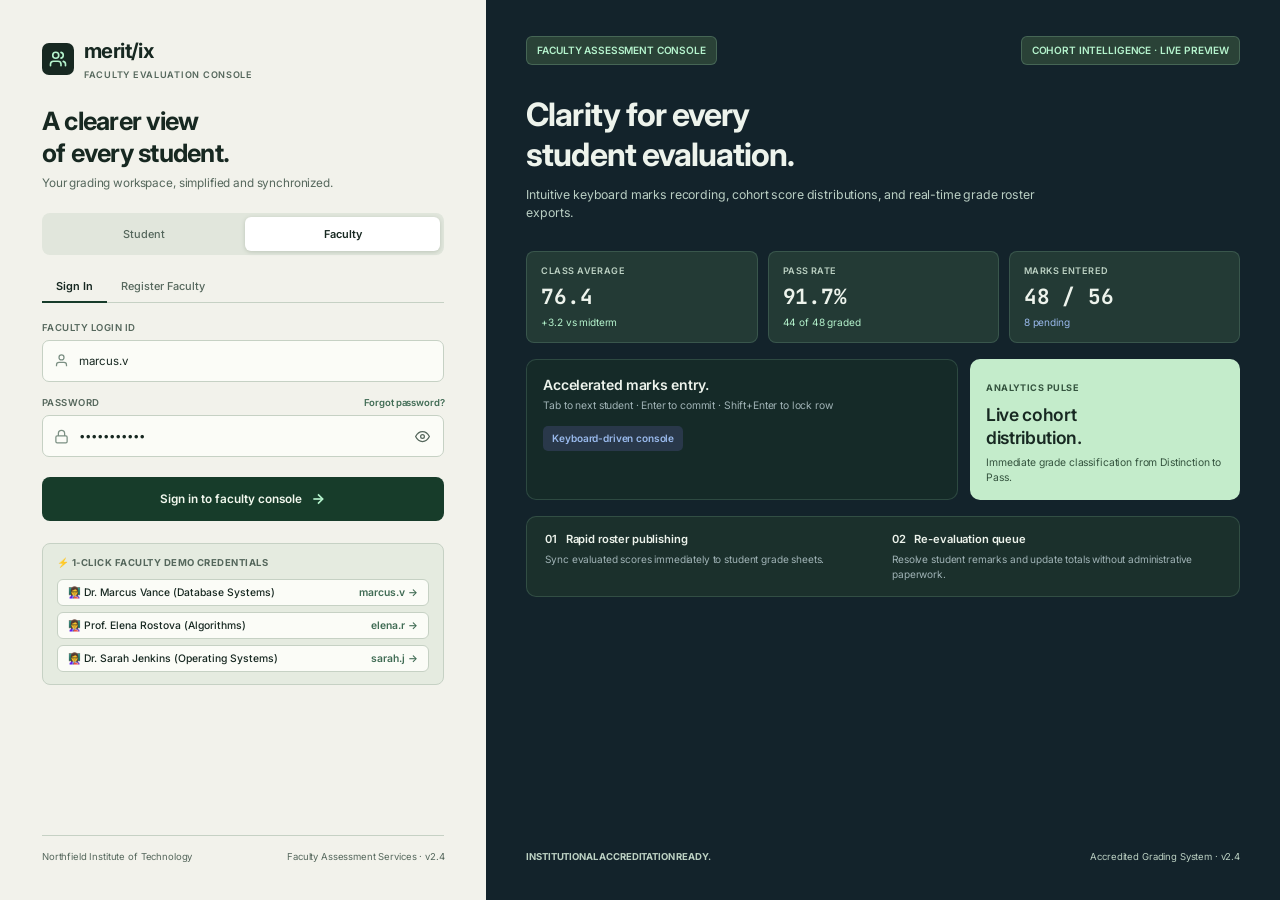
<file: src/main/resources/static/pages/teacher-dashboard.html>
<!DOCTYPE html>
<html lang="en">
<head>
  <meta charset="UTF-8" />
  <meta name="viewport" content="width=device-width, initial-scale=1.0, viewport-fit=cover" />
  <title>Faculty Grading Console — MERITIX</title>
  <link rel="stylesheet" href="../css/style.css" />
  <!-- Local Chart.js bundle -->
  <script src="../js/chart.min.js"></script>
</head>
<body>

<div class="app-shell">

  <!-- Sidebar Navigation -->
  <aside class="app-sidebar">
    <div class="sidebar-header">
      <a href="../index.html" class="sidebar-brand-link">
        <div class="brand-emblem teacher-avatar">
          <svg viewBox="0 0 24 24" fill="none" stroke="currentColor" stroke-width="2.2" stroke-linecap="round" stroke-linejoin="round">
            <path d="M16 21v-2a4 4 0 0 0-4-4H6a4 4 0 0 0-4 4v2"/>
            <circle cx="9" cy="7" r="4"/>
            <path d="M22 21v-2a4 4 0 0 0-3-3.87"/>
            <path d="M16 3.13a4 4 0 0 1 0 7.75"/>
          </svg>
        </div>
        <div class="brand-text">
          <span class="brand-title">merit/ix</span>
          <span class="brand-subtitle" style="color:var(--accent-blue)">Faculty Console</span>
        </div>
      </a>
      <button class="sidebar-close-btn" onclick="closeMobileSidebar()" aria-label="Close sidebar">
        <svg viewBox="0 0 24 24" fill="none" stroke="currentColor" stroke-width="2"><line x1="18" y1="6" x2="6" y2="18"/><line x1="6" y1="6" x2="18" y2="18"/></svg>
      </button>
    </div>

    <nav class="sidebar-nav">
      <div class="nav-section-title">Assessment & Evaluation</div>
      <button class="nav-item active" onclick="switchSection('marks', this)">
        <svg viewBox="0 0 24 24" fill="none" stroke="currentColor"><path d="M11 4H4a2 2 0 0 0-2 2v14a2 2 0 0 0 2 2h14a2 2 0 0 0 2-2v-7"/><path d="M18.5 2.5a2.121 2.121 0 0 1 3 3L12 15l-4 1 1-4 9.5-9.5z"/></svg>
        <span>Marks Evaluation</span>
      </button>

      <button class="nav-item" onclick="switchSection('analytics', this)">
        <svg viewBox="0 0 24 24" fill="none" stroke="currentColor"><line x1="18" y1="20" x2="18" y2="10"/><line x1="12" y1="20" x2="12" y2="4"/><line x1="6" y1="20" x2="6" y2="14"/></svg>
        <span>Cohort Analytics</span>
      </button>

      <div class="nav-section-title">Student Registry</div>
      <button class="nav-item" onclick="switchSection('students', this)">
        <svg viewBox="0 0 24 24" fill="none" stroke="currentColor"><path d="M17 21v-2a4 4 0 0 0-4-4H5a4 4 0 0 0-4 4v2"/><circle cx="9" cy="7" r="4"/><path d="M23 21v-2a4 4 0 0 0-3-3.87"/><path d="M16 3.13a4 4 0 0 1 0 7.75"/></svg>
        <span>Cohort Roster</span>
      </button>

      <button class="nav-item" onclick="switchSection('revals', this)">
        <svg viewBox="0 0 24 24" fill="none" stroke="currentColor"><circle cx="12" cy="12" r="10"/><polyline points="12 6 12 12 14 14"/></svg>
        <span>Review Queue</span>
      </button>

      <div class="nav-section-title">Faculty Account</div>
      <button class="nav-item" onclick="switchSection('profile', this)">
        <svg viewBox="0 0 24 24" fill="none" stroke="currentColor"><path d="M20 21v-2a4 4 0 0 0-4-4H8a4 4 0 0 0-4 4v2"/><circle cx="12" cy="7" r="4"/></svg>
        <span>Faculty Profile</span>
      </button>
    </nav>

    <!-- Sidebar Bottom User Card -->
    <div class="sidebar-footer">
      <div class="user-profile-widget">
        <div class="user-meta-left">
          <div class="user-avatar teacher-avatar" id="sidebarAvatar">DR</div>
          <div class="user-info-text">
            <div class="user-display-name" id="sidebarName">Faculty Name</div>
            <div class="user-role-badge">
              <span class="badge-tag" style="background-color:rgba(99,102,241,0.2);color:var(--accent-indigo-light);padding:1px 6px;font-size:0.65rem;">Faculty</span>
            </div>
          </div>
        </div>
        <button class="btn-icon-logout" onclick="confirmLogout()" title="Log out">
          <svg viewBox="0 0 24 24" fill="none" stroke="currentColor" stroke-width="2"><path d="M9 21H5a2 2 0 0 1-2-2V5a2 2 0 0 1 2-2h4"/><polyline points="16 17 21 12 16 7"/><line x1="21" y1="12" x2="9" y2="12"/></svg>
        </button>
      </div>
    </div>
  </aside>

  <!-- Mobile Drawer Backdrop -->
  <div class="sidebar-backdrop" id="sidebarBackdrop" onclick="closeMobileSidebar()"></div>

  <!-- Main Viewport -->
  <main class="app-main">

    <!-- Topbar -->
    <header class="app-topbar">
      <div class="topbar-left">
        <button class="mobile-nav-toggle" onclick="toggleMobileSidebar()" aria-label="Toggle navigation menu">
          <svg viewBox="0 0 24 24" fill="none" stroke="currentColor" stroke-width="2"><line x1="3" y1="12" x2="21" y2="12"/><line x1="3" y1="6" x2="21" y2="6"/><line x1="3" y1="18" x2="21" y2="18"/></svg>
        </button>
        <div class="breadcrumbs">
          <span>Portal</span>
          <span>/</span>
          <span>Faculty</span>
          <span>/</span>
          <span class="current" id="breadcrumbSection">Marks Evaluation Console</span>
        </div>
      </div>
      <div class="topbar-right">
        <div class="term-pill">
          <span class="term-pill-dot" style="background-color:var(--accent-blue);"></span>
          <span id="topbarSubjectPill">Course Assignment</span>
        </div>
        <button class="btn btn-outline-mint btn-sm" onclick="exportCSV()">
          <svg viewBox="0 0 24 24" fill="none" stroke="currentColor" stroke-width="2"><path d="M21 15v4a2 2 0 0 1-2 2H5a2 2 0 0 1-2-2v-4"/><polyline points="7 10 12 15 17 10"/><line x1="12" y1="15" x2="12" y2="3"/></svg>
          <span>Export CSV</span>
        </button>
        <button class="btn btn-secondary btn-sm" onclick="window.print()">
          <svg viewBox="0 0 24 24" fill="none" stroke="currentColor" stroke-width="2"><polyline points="6 9 6 2 18 2 18 9"/><path d="M6 18H4a2 2 0 0 1-2-2v-5a2 2 0 0 1 2-2h16a2 2 0 0 1 2 2v5a2 2 0 0 1-2 2h-2"/><rect x="6" y="14" width="12" height="8"/></svg>
          <span>Print Roster</span>
        </button>
      </div>
    </header>

    <!-- Page Content Container -->
    <div class="content-wrapper">

      <!-- Executive Faculty Header Banner -->
      <div class="executive-banner teacher-banner">
        <div class="banner-left">
          <div class="banner-avatar-lg teacher-avatar-lg" id="bannerAvatar">DR</div>
          <div class="banner-meta">
            <h2 id="bannerFacultyName">Dr. Marcus Vance</h2>
            <p id="bannerSubjectLabel">Department of Computer Science • Course: Database Systems</p>
            <div class="banner-pills-row">
              <span class="badge-tag tag-indigo" id="bannerLoginBadge">Faculty ID: marcus.v</span>
              <span class="badge-tag tag-mint">Term: Spring 2026</span>
              <span class="badge-tag tag-teal">Grading Console: Active</span>
            </div>
          </div>
        </div>
        <div class="banner-right-stats">
          <div class="banner-stat-col">
            <div class="stat-val highlight" style="color:var(--accent-indigo-light);" id="bannerCompletionRate">0%</div>
            <div class="stat-lbl">Evaluation Completion</div>
          </div>
          <div class="banner-stat-col">
            <div class="stat-val" id="bannerClassAvg">—</div>
            <div class="stat-lbl">Class Average</div>
          </div>
        </div>
      </div>

      <!-- 4 Executive KPI Stat Cards (Animated Counters) -->
      <div class="stats-grid">
        <div class="stat-metric-card">
          <div class="metric-icon-box indigo">
            <svg viewBox="0 0 24 24" fill="none" stroke="currentColor" stroke-width="2"><path d="M17 21v-2a4 4 0 0 0-4-4H5a4 4 0 0 0-4 4v2"/><circle cx="9" cy="7" r="4"/><path d="M23 21v-2a4 4 0 0 0-3-3.87"/><path d="M16 3.13a4 4 0 0 1 0 7.75"/></svg>
          </div>
          <div class="metric-info">
            <span class="metric-number" id="statEnrolled">0</span>
            <span class="metric-label">Enrolled Students</span>
          </div>
        </div>

        <div class="stat-metric-card">
          <div class="metric-icon-box mint">
            <svg viewBox="0 0 24 24" fill="none" stroke="currentColor" stroke-width="2"><path d="M22 11.08V12a10 10 0 1 1-5.93-9.14"/><polyline points="22 4 12 14.01 9 11.01"/></svg>
          </div>
          <div class="metric-info">
            <span class="metric-number" id="statGraded">0</span>
            <span class="metric-label">Marks Evaluated</span>
          </div>
        </div>

        <div class="stat-metric-card">
          <div class="metric-icon-box amber">
            <svg viewBox="0 0 24 24" fill="none" stroke="currentColor" stroke-width="2"><circle cx="12" cy="12" r="10"/><polyline points="12 6 12 12 16 14"/></svg>
          </div>
          <div class="metric-info">
            <span class="metric-number" id="statPending">0</span>
            <span class="metric-label">Pending Evaluation</span>
          </div>
        </div>

        <div class="stat-metric-card">
          <div class="metric-icon-box teal">
            <svg viewBox="0 0 24 24" fill="none" stroke="currentColor" stroke-width="2"><path d="m12 3-1.9 5.8a2 2 0 0 1-1.3 1.3L3 12l5.8 1.9a2 2 0 0 1 1.3 1.3L12 21l1.9-5.8a2 2 0 0 1 1.3-1.3L21 12l-5.8-1.9a2 2 0 0 1-1.3-1.3L12 3z"/></svg>
          </div>
          <div class="metric-info">
            <span class="metric-number" id="statPassRate">100%</span>
            <span class="metric-label">Cohort Pass Rate</span>
          </div>
        </div>
      </div>

      <!-- ========================================================
           SECTION 1: MARKS EVALUATION (Default active)
           ======================================================== -->
      <section id="panelMarks" class="tab-content-panel active">
        
        <div class="section-toolbar">
          <div class="section-title-wrap">
            <h2>Course Marks Evaluation</h2>
            <p id="marksSubtitle">Input and manage semester marks for students enrolled in your course</p>
          </div>
          <div class="toolbar-actions">
            <div class="search-input-wrap">
              <svg viewBox="0 0 24 24" fill="none" stroke="currentColor" stroke-width="2"><circle cx="11" cy="11" r="8"/><line x1="21" y1="21" x2="16.65" y2="16.65"/></svg>
              <input type="text" id="marksSearchInput" class="search-input-field" placeholder="Search by name or roll..." oninput="filterMarksTable()" />
            </div>
          </div>
        </div>

        <!-- Filter Pill Tabs -->
        <div class="search-filter-bar" style="margin-bottom:18px;">
          <button class="filter-tab-pill active" onclick="setMarksFilter('all', this)">All Students (<span id="cntAll">0</span>)</button>
          <button class="filter-tab-pill" onclick="setMarksFilter('graded', this)">Evaluated (<span id="cntGraded">0</span>)</button>
          <button class="filter-tab-pill" onclick="setMarksFilter('pending', this)">Pending (<span id="cntPending">0</span>)</button>
          <button class="filter-tab-pill" onclick="setMarksFilter('distinction', this)">Distinction ≥85 (<span id="cntDist">0</span>)</button>
          <button class="filter-tab-pill" onclick="setMarksFilter('atrisk', this)">At Risk &lt;33 (<span id="cntRisk">0</span>)</button>
        </div>

        <!-- Marks Interactive Table Card -->
        <div class="surface-card">
          <div class="table-responsive">
            <table class="academic-table">
              <thead>
                <tr>
                  <th>Student Name & Identity</th>
                  <th>Roll Identifier</th>
                  <th>Evaluation Status</th>
                  <th>Current Grade</th>
                  <th>Score / 100</th>
                  <th>Actions</th>
                </tr>
              </thead>
              <tbody id="marksTableBody">
                <tr><td colspan="6" style="text-align:center;padding:30px;"><div class="empty-state-icon"><svg viewBox="0 0 24 24" fill="none" stroke="currentColor" stroke-width="2"><circle cx="12" cy="12" r="10"/><path d="M12 6v6l4 2"/></svg></div>Loading cohort list...</td></tr>
              </tbody>
            </table>
          </div>
        </div>
      </section>

      <!-- ========================================================
           SECTION 2: COHORT ANALYTICS (Charts & Distributions)
           ======================================================== -->
      <section id="panelAnalytics" class="tab-content-panel">
        <div class="section-toolbar">
          <div class="section-title-wrap">
            <h2>Cohort Performance Analytics</h2>
            <p>Score distributions, achievement tiers, and performance spread</p>
          </div>
        </div>

        <div class="analytics-grid-row">
          <div class="surface-card">
            <div class="card-header-bar">
              <div class="card-header-title">
                <svg viewBox="0 0 24 24" fill="none" stroke="currentColor" stroke-width="2"><rect x="3" y="3" width="18" height="18" rx="2" ry="2"/><line x1="3" y1="9" x2="21" y2="9"/><line x1="9" y1="21" x2="9" y2="9"/></svg>
                <span>Score Distribution Tiers</span>
              </div>
              <span class="badge-tag tag-mint">Cohort Spread</span>
            </div>
            <div class="card-body-content">
              <div class="chart-viewport">
                <canvas id="teacherDistributionChart"></canvas>
              </div>
            </div>
          </div>

          <div class="surface-card">
            <div class="card-header-bar">
              <div class="card-header-title">
                <svg viewBox="0 0 24 24" fill="none" stroke="currentColor" stroke-width="2"><circle cx="12" cy="12" r="10"/><path d="M12 2a10 10 0 0 1 10 10h-10z"/></svg>
                <span>Evaluation Progress</span>
              </div>
            </div>
            <div class="card-body-content">
              <div class="chart-viewport">
                <canvas id="teacherProgressDoughnut"></canvas>
              </div>
            </div>
          </div>
        </div>
      </section>

      <!-- ========================================================
           SECTION 3: STUDENT REGISTRY
           ======================================================== -->
      <section id="panelStudents" class="tab-content-panel">
        <div class="section-toolbar">
          <div class="section-title-wrap">
            <h2>Cohort Student Directory</h2>
            <p>Master registry of all enrolled students in the department</p>
          </div>
          <div class="toolbar-actions">
            <div class="search-input-wrap">
              <svg viewBox="0 0 24 24" fill="none" stroke="currentColor" stroke-width="2"><circle cx="11" cy="11" r="8"/><line x1="21" y1="21" x2="16.65" y2="16.65"/></svg>
              <input type="text" id="directorySearchInput" class="search-input-field" placeholder="Filter roster..." oninput="filterDirectoryTable()" />
            </div>
          </div>
        </div>

        <div class="surface-card">
          <div class="table-responsive">
            <table class="academic-table">
              <thead>
                <tr>
                  <th>#</th>
                  <th>Student Profile</th>
                  <th>Roll Number</th>
                  <th>Enrolled Department</th>
                  <th>Course Status</th>
                  <th>Registration Date</th>
                </tr>
              </thead>
              <tbody id="directoryTableBody">
              </tbody>
            </table>
          </div>
        </div>
      </section>

      <!-- ========================================================
           SECTION 4: RE-EVALUATION REVIEW QUEUE
           ======================================================== -->
      <section id="panelRevals" class="tab-content-panel">
        <div class="section-toolbar">
          <div class="section-title-wrap">
            <h2>Examination Review & Regrading Queue</h2>
            <p>Student requests for marks verification or paper scrutiny</p>
          </div>
        </div>

        <div class="surface-card">
          <div class="card-body-content" id="revalQueueContent">
            <div class="empty-state-view">
              <div class="empty-state-icon">
                <svg viewBox="0 0 24 24" fill="none" stroke="currentColor" stroke-width="2"><path d="M22 11.08V12a10 10 0 1 1-5.93-9.14"/><polyline points="22 4 12 14.01 9 11.01"/></svg>
              </div>
              <h4>All Review Requests Cleared</h4>
              <p>No outstanding paper scrutiny or re-evaluation requests are pending for your subject.</p>
            </div>
          </div>
        </div>
      </section>

      <!-- ========================================================
           SECTION 5: FACULTY PROFILE
           ======================================================== -->
      <section id="panelProfile" class="tab-content-panel">
        <div class="section-toolbar">
          <div class="section-title-wrap">
            <h2>Faculty Academic Profile</h2>
            <p>Institutional record, department assignment and authentication credentials</p>
          </div>
        </div>

        <div class="surface-card" style="margin-bottom:24px;">
          <div class="card-body-content">
            <div style="display:flex;align-items:center;gap:24px;flex-wrap:wrap;">
              <div class="banner-avatar-lg teacher-avatar-lg" id="profAvatarLg" style="width:84px;height:84px;font-size:2.2rem;">DR</div>
              <div>
                <h2 id="profFullName" style="font-size:1.6rem;color:#FFFFFF;">Dr. Marcus Vance</h2>
                <p id="profSubjectBadge" style="color:var(--text-secondary);font-size:0.95rem;margin-top:4px;">Professor • Department of Computer Science & Engineering</p>
                <div class="banner-pills-row" style="margin-top:10px;">
                  <span class="badge-tag" style="background-color:rgba(99,102,241,0.2);color:var(--accent-indigo-light);" id="profLoginTag">Login: marcus.v</span>
                  <span class="badge-tag tag-mint">Term: Spring 2026</span>
                  <span class="badge-tag" style="background-color:rgba(16,185,129,0.15);color:var(--accent-mint-light);">Status: Active Faculty</span>
                </div>
              </div>
            </div>
          </div>
        </div>

        <div class="surface-card">
          <div class="card-header-bar">
            <div class="card-header-title">
              <svg viewBox="0 0 24 24" fill="none" stroke="currentColor" stroke-width="2"><rect x="3" y="4" width="18" height="18" rx="2" ry="2"/><line x1="16" y1="2" x2="16" y2="6"/><line x1="8" y1="2" x2="8" y2="6"/><line x1="3" y1="10" x2="21" y2="10"/></svg>
              <span>Faculty Assignment Credentials</span>
            </div>
          </div>
          <div class="card-body-content">
            <div style="display:grid;grid-template-columns:repeat(auto-fit, minmax(280px, 1fr));gap:24px;">
              <div>
                <div class="form-label">Full Name & Title</div>
                <div class="fw-700" id="profNameVal" style="color:var(--text-primary);font-size:1.05rem;">—</div>
              </div>
              <div>
                <div class="form-label">Assigned Course / Subject</div>
                <div class="fw-700" id="profSubjectVal" style="color:var(--accent-indigo-light);font-size:1.05rem;">—</div>
              </div>
              <div>
                <div class="form-label">Faculty Login Identifier</div>
                <div class="fw-700 font-mono" id="profLoginVal" style="color:var(--text-primary);font-size:1.05rem;">—</div>
              </div>
              <div>
                <div class="form-label">Academic Department</div>
                <div class="fw-700" style="color:var(--text-primary);font-size:1.05rem;">Computer Science & Engineering</div>
              </div>
              <div>
                <div class="form-label">Current Academic Session</div>
                <div class="fw-700" style="color:var(--text-primary);font-size:1.05rem;">Spring Term 2026</div>
              </div>
              <div>
                <div class="form-label">Faculty Since</div>
                <div class="fw-700" id="profDateVal" style="color:var(--text-primary);font-size:1.05rem;">—</div>
              </div>
            </div>
          </div>
        </div>
      </section>

    </div>
  </main>
</div>

<div id="toastContainer" class="toast-container"></div>

<script src="../js/api.js"></script>
<script src="../js/utils.js"></script>
<script>
  // ── Authentication Check ────────────────────────────────────
  const session = Session.get();
  if (!session || session.role !== 'teacher') {
    window.location.href = 'teacher-login.html';
  }
  const teacher = session.user;

  // Render initial teacher metadata
  const userInitials = initials(teacher.name);
  document.getElementById('sidebarAvatar').textContent = userInitials;
  document.getElementById('sidebarName').textContent = teacher.name;
  document.getElementById('bannerAvatar').textContent = userInitials;
  document.getElementById('bannerFacultyName').textContent = teacher.name;
  document.getElementById('bannerSubjectLabel').textContent = `Course Assignment: ${teacher.subject}`;
  document.getElementById('bannerLoginBadge').textContent = `Faculty ID: ${teacher.loginId}`;
  document.getElementById('topbarSubjectPill').textContent = teacher.subject;
  document.getElementById('marksSubtitle').textContent = `Assigning and managing marks for ${teacher.subject}`;

  // Profile Section Data
  document.getElementById('profAvatarLg').textContent = userInitials;
  document.getElementById('profFullName').textContent = teacher.name;
  document.getElementById('profSubjectBadge').textContent = `Course: ${teacher.subject} • Computer Science`;
  document.getElementById('profLoginTag').textContent = `Login: ${teacher.loginId}`;
  document.getElementById('profNameVal').textContent = teacher.name;
  document.getElementById('profSubjectVal').textContent = teacher.subject;
  document.getElementById('profLoginVal').textContent = teacher.loginId;
  document.getElementById('profDateVal').textContent = teacher.createdAt 
    ? new Date(teacher.createdAt).toLocaleDateString('en-IN', { day:'2-digit', month:'long', year:'numeric' }) 
    : 'Spring Session 2026';

  let allStudents = [];
  let teacherMarks = [];
  let currentFilter = 'all';
  let distChart = null;
  let progressChart = null;

  // ── Data Fetching ────────────────────────────────────────────
  async function loadTeacherData() {
    const [studentsRes, marksRes] = await Promise.all([
      StudentAPI.getAll(),
      MarksAPI.getByTeacher(teacher.id)
    ]);

    if (studentsRes.success) allStudents = studentsRes.data || [];
    if (marksRes.success) teacherMarks = marksRes.data || [];

    updateStatsAndCounts();
    renderMarksTable();
    renderDirectoryTable(allStudents);
    renderCharts();
  }

  function getMarkForStudent(studentId) {
    const entry = teacherMarks.find(m => m.studentId === studentId);
    return (entry !== undefined && entry.marks !== null) ? entry.marks : null;
  }

  function updateStatsAndCounts() {
    const total = allStudents.length;
    const graded = teacherMarks.length;
    const pending = total - graded;

    const scores = teacherMarks.map(m => Number(m.marks));
    const avg = scores.length ? Math.round(scores.reduce((a, b) => a + b, 0) / scores.length) : null;
    const passCount = scores.filter(s => s >= 33).length;
    const passRate = scores.length ? Math.round((passCount / scores.length) * 100) : 100;
    const completionRate = total > 0 ? Math.round((graded / total) * 100) : 0;

    // Animated numerical counters
    animateCounter('statEnrolled', total, 800);
    animateCounter('statGraded', graded, 800);
    animateCounter('statPending', pending, 800);
    animateCounter('statPassRate', passRate, 800, '%');
    animateCounter('bannerCompletionRate', completionRate, 1000, '%');
    animateCounter('bannerClassAvg', avg !== null ? avg : 0, 1000, avg !== null ? '%' : '—');

    // Update filter counts
    document.getElementById('cntAll').textContent = total;
    document.getElementById('cntGraded').textContent = graded;
    document.getElementById('cntPending').textContent = pending;
    document.getElementById('cntDist').textContent = scores.filter(s => s >= 85).length;
    document.getElementById('cntRisk').textContent = scores.filter(s => s < 33).length;
  }

  // ── Marks Table Rendering ────────────────────────────────────
  function setMarksFilter(filterKey, btn) {
    currentFilter = filterKey;
    document.querySelectorAll('.filter-tab-pill').forEach(b => b.classList.remove('active'));
    if (btn) btn.classList.add('active');
    renderMarksTable();
  }

  function filterMarksTable() {
    renderMarksTable();
  }

  function renderMarksTable() {
    const query = document.getElementById('marksSearchInput').value.toLowerCase().trim();

    let filtered = allStudents.filter(s => {
      const matchSearch = s.name.toLowerCase().includes(query) || s.rollNumber.toLowerCase().includes(query);
      if (!matchSearch) return false;

      const mark = getMarkForStudent(s.id);
      if (currentFilter === 'graded') return mark !== null;
      if (currentFilter === 'pending') return mark === null;
      if (currentFilter === 'distinction') return mark !== null && mark >= 85;
      if (currentFilter === 'atrisk') return mark !== null && mark < 33;
      return true; // 'all'
    });

    const tbody = document.getElementById('marksTableBody');
    if (filtered.length === 0) {
      tbody.innerHTML = `<tr><td colspan="6"><div class="empty-state-view"><div class="empty-state-icon"><svg viewBox="0 0 24 24" fill="none" stroke="currentColor" stroke-width="2"><circle cx="11" cy="11" r="8"/><line x1="21" y1="21" x2="16.65" y2="16.65"/></svg></div><h4>No students match criteria</h4><p>Try clearing filters or search term.</p></div></td></tr>`;
      return;
    }

    tbody.innerHTML = filtered.map((s, index) => {
      const mark = getMarkForStudent(s.id);
      const isGraded = mark !== null;
      const grade = marksGrade(mark);
      const badgeCls = marksBadgeClass(mark);
      const color = marksColor(mark);

      const statusTag = !isGraded 
        ? `<span class="status-badge badge-warning">Evaluation Pending</span>` 
        : mark >= 33 
          ? `<span class="status-badge badge-distinction">Passed</span>` 
          : `<span class="status-badge badge-fail">Remedial</span>`;

      return `
        <tr id="row-${s.id}">
          <td>
            <div style="display:flex;align-items:center;gap:12px;">
              <div class="user-avatar" style="width:34px;height:34px;font-size:0.8rem;">${initials(s.name)}</div>
              <div>
                <div class="fw-700" style="color:var(--text-primary);">${s.name}</div>
                <div style="font-size:0.75rem;color:var(--text-muted);font-family:monospace;">ID: ${s.loginId}</div>
              </div>
            </div>
          </td>
          <td class="font-mono fw-600" style="color:var(--accent-mint-light);">${s.rollNumber}</td>
          <td>${statusTag}</td>
          <td>
            <span class="status-badge ${badgeCls}">${grade}</span>
          </td>
          <td>
            <div class="marks-input-group">
              <input type="number" 
                class="input-marks-number" 
                id="marks-${s.id}" 
                value="${isGraded ? mark : ''}" 
                min="0" 
                max="100" 
                placeholder="0–100"
                data-index="${index}"
                onkeydown="handleKeyNavigation(event, ${s.id}, ${index})" />
              <button class="btn-save-inline" onclick="saveMark(${s.id})">Save</button>
            </div>
          </td>
          <td>
            ${isGraded ? `
              <button class="btn btn-sm btn-danger" style="padding:4px 8px;font-size:0.74rem;" onclick="confirmDeleteMark(${s.id}, '${s.name}')" title="Reset grade">
                Reset
              </button>
            ` : '<span style="color:var(--text-muted);font-size:0.8rem;">—</span>'}
          </td>
        </tr>
      `;
    }).join('');
  }

  // Keyboard acceleration: Enter saves and focuses next input
  function handleKeyNavigation(e, studentId, currentIndex) {
    if (e.key === 'Enter') {
      e.preventDefault();
      saveMark(studentId);
      // Focus next input field
      const nextInput = document.querySelector(`input[data-index="${currentIndex + 1}"]`);
      if (nextInput) nextInput.focus();
    }
  }

  // Save mark via API
  async function saveMark(studentId) {
    const input = document.getElementById(`marks-${studentId}`);
    const val = input.value.trim();

    if (val === '') {
      showToast('Please enter a marks value between 0 and 100.', 'error');
      input.focus();
      return;
    }

    const num = Number(val);
    if (isNaN(num) || num < 0 || num > 100) {
      showToast('Marks must be a valid number between 0 and 100.', 'error');
      input.focus();
      return;
    }

    const res = await MarksAPI.assign(teacher.id, studentId, num);
    if (!res.success) {
      showToast(res.message, 'error');
      return;
    }

    // Update local cache
    const existingIdx = teacherMarks.findIndex(m => m.studentId === studentId);
    if (existingIdx >= 0) {
      teacherMarks[existingIdx].marks = num;
    } else {
      teacherMarks.push({ studentId, marks: num });
    }

    showToast(`Saved score: ${num}/100 ✅`, 'success');

    // Visual green flash feedback on row
    const row = document.getElementById(`row-${studentId}`);
    if (row) {
      row.classList.add('row-saved-highlight');
      setTimeout(() => row.classList.remove('row-saved-highlight'), 900);
    }

    updateStatsAndCounts();
    renderMarksTable();
    renderCharts();
  }

  function confirmDeleteMark(studentId, studentName) {
    showConfirmDialog(
      'Reset Course Mark',
      `Are you sure you wish to clear the grade for ${studentName}? The student will be marked as "Evaluation Pending".`,
      () => deleteMark(studentId),
      'Reset Grade',
      'danger'
    );
  }

  async function deleteMark(studentId) {
    const res = await MarksAPI.delete(teacher.id, studentId);
    if (res.success) {
      teacherMarks = teacherMarks.filter(m => m.studentId !== studentId);
      showToast('Mark entry cleared successfully.', 'info');
      updateStatsAndCounts();
      renderMarksTable();
      renderCharts();
    } else {
      showToast(res.message, 'error');
    }
  }

  // ── Directory Table ──────────────────────────────────────────
  function filterDirectoryTable() {
    const q = document.getElementById('directorySearchInput').value.toLowerCase().trim();
    renderDirectoryTable(allStudents.filter(s => 
      s.name.toLowerCase().includes(q) || s.rollNumber.toLowerCase().includes(q)
    ));
  }

  function renderDirectoryTable(students) {
    const tbody = document.getElementById('directoryTableBody');
    if (!students || students.length === 0) {
      tbody.innerHTML = `<tr><td colspan="6" style="text-align:center;padding:24px;">No students registered.</td></tr>`;
      return;
    }

    tbody.innerHTML = students.map((s, idx) => {
      const mark = getMarkForStudent(s.id);
      const isGraded = mark !== null;
      const joined = s.createdAt 
        ? new Date(s.createdAt).toLocaleDateString('en-IN', { day:'2-digit', month:'short', year:'numeric' }) 
        : 'Spring 2026';

      return `
        <tr>
          <td class="font-mono text-muted">${idx + 1}</td>
          <td>
            <div style="display:flex;align-items:center;gap:12px;">
              <div class="user-avatar" style="width:32px;height:32px;font-size:0.75rem;">${initials(s.name)}</div>
              <div>
                <div class="fw-700">${s.name}</div>
                <div style="font-size:0.75rem;color:var(--text-muted);font-family:monospace;">${s.loginId}</div>
              </div>
            </div>
          </td>
          <td class="font-mono fw-600" style="color:var(--accent-mint-light);">${s.rollNumber}</td>
          <td>B.Tech (Computer Science)</td>
          <td>
            ${isGraded 
              ? `<span class="fw-700 font-mono" style="color:${marksColor(mark)};">${mark} / 100</span> (${marksGrade(mark)})` 
              : `<span class="status-badge badge-neutral">Pending Grade</span>`
            }
          </td>
          <td class="text-secondary" style="font-size:0.85rem;">${joined}</td>
        </tr>
      `;
    }).join('');
  }

  // ── Chart.js Visualizations ──────────────────────────────────
  function renderCharts() {
    const ctxBar = document.getElementById('teacherDistributionChart');
    const ctxDonut = document.getElementById('teacherProgressDoughnut');
    if (!ctxBar || !ctxDonut) return;

    if (distChart) distChart.destroy();
    if (progressChart) progressChart.destroy();

    const scores = teacherMarks.map(m => Number(m.marks));
    const distCount = scores.filter(s => s >= 85).length;
    const firstCount = scores.filter(s => s >= 70 && s < 85).length;
    const secondCount = scores.filter(s => s >= 50 && s < 70).length;
    const passCount = scores.filter(s => s >= 33 && s < 50).length;
    const failCount = scores.filter(s => s < 33).length;

    distChart = new Chart(ctxBar, {
      type: 'bar',
      data: {
        labels: ['Distinction (85+)', 'First Class (70-84)', 'Second Class (50-69)', 'Pass (33-49)', 'Fail (<33)'],
        datasets: [{
          label: 'Student Count',
          data: [distCount, firstCount, secondCount, passCount, failCount],
          backgroundColor: [
            'rgba(181, 243, 205, 0.85)',
            'rgba(167, 232, 225, 0.85)',
            'rgba(240, 197, 138, 0.85)',
            'rgba(227, 176, 120, 0.85)',
            'rgba(252, 165, 165, 0.85)'
          ],
          borderColor: [
            '#b5f3cd',
            '#a7e8e1',
            '#f0c58a',
            '#e3b078',
            '#fca5a5'
          ],
          borderWidth: 1.5,
          borderRadius: 6
        }]
      },
      options: {
        responsive: true,
        maintainAspectRatio: false,
        plugins: {
          legend: { display: false },
          tooltip: {
            backgroundColor: '#1e3035',
            titleColor: '#edf3ec',
            bodyColor: '#b5f3cd',
            borderColor: '#2b3c40',
            borderWidth: 1,
            cornerRadius: 7,
            titleFont: { family: 'Inter', weight: '600' },
            bodyFont: { family: 'JetBrains Mono', weight: '600' }
          }
        },
        scales: {
          x: {
            grid: { display: false },
            ticks: { color: '#a0b3b6', font: { family: 'Inter', size: 10 } }
          },
          y: {
            beginAtZero: true,
            ticks: { stepSize: 1, color: '#a0b3b6', font: { family: 'JetBrains Mono', size: 10 } },
            grid: { color: '#24353d' }
          }
        }
      }
    });

    const evaluated = teacherMarks.length;
    const pending = allStudents.length - evaluated;

    progressChart = new Chart(ctxDonut, {
      type: 'doughnut',
      data: {
        labels: ['Evaluated & Recorded', 'Pending Evaluation'],
        datasets: [{
          data: [evaluated, pending > 0 ? pending : 0],
          backgroundColor: ['#b5f3cd', '#1e3035'],
          borderColor: ['#17252a', '#17252a'],
          borderWidth: 2
        }]
      },
      options: {
        responsive: true,
        maintainAspectRatio: false,
        plugins: {
          legend: {
            position: 'bottom',
            labels: {
              color: '#a0b3b6',
              font: { family: 'Inter', size: 11, weight: '500' },
              boxWidth: 12,
              padding: 14
            }
          },
          tooltip: {
            backgroundColor: '#1e3035',
            titleColor: '#edf3ec',
            bodyColor: '#b5f3cd',
            borderColor: '#2b3c40',
            borderWidth: 1,
            cornerRadius: 7
          }
        },
        cutout: '72%'
      }
    });
  }

  // ── CSV Export ───────────────────────────────────────────────
  function exportCSV() {
    let csv = 'Roll Number,Student Name,Subject,Marks,Grade,Status\n';
    allStudents.forEach(s => {
      const mark = getMarkForStudent(s.id);
      const grade = marksGrade(mark);
      const status = mark === null ? 'Pending' : mark >= 33 ? 'Passed' : 'Failed';
      csv += `"${s.rollNumber}","${s.name}","${teacher.subject}","${mark !== null ? mark : 'N/A'}","${grade}","${status}"\n`;
    });

    const blob = new Blob([csv], { type: 'text/csv;charset=utf-8;' });
    const url = URL.createObjectURL(blob);
    const a = document.createElement('a');
    a.href = url;
    a.download = `${teacher.subject.replace(/[^a-zA-Z0-9]/g, '_')}_Grade_Roster.csv`;
    a.click();
    URL.revokeObjectURL(url);
    showToast('Grade roster exported to CSV successfully! 📥', 'success');
  }

  // ── Navigation Sections ──────────────────────────────────────
  function switchSection(sectionKey, btn) {
    closeMobileSidebar();
    document.querySelectorAll('.tab-content-panel').forEach(p => p.classList.remove('active'));
    document.querySelectorAll('.nav-item').forEach(i => i.classList.remove('active'));

    const panelId = 'panel' + sectionKey.charAt(0).toUpperCase() + sectionKey.slice(1);
    const panel = document.getElementById(panelId);
    if (panel) panel.classList.add('active');
    if (btn) btn.classList.add('active');

    const breadcrumbs = {
      marks: 'Marks Evaluation Console',
      analytics: 'Cohort Analytics',
      students: 'Cohort Student Directory',
      revals: 'Review Queue',
      profile: 'Faculty Academic Profile'
    };
    document.getElementById('breadcrumbSection').textContent = breadcrumbs[sectionKey] || sectionKey;

    if (sectionKey === 'analytics') {
      setTimeout(renderCharts, 100);
    }
  }

  function confirmLogout() {
    showConfirmDialog(
      'Confirm Faculty Logout',
      'Are you sure you wish to sign out of the Faculty Console?',
      () => doLogout(),
      'Log Out',
      'danger'
    );
  }

  // Initialize
  loadTeacherData();
</script>

</body>
</html>
</file>
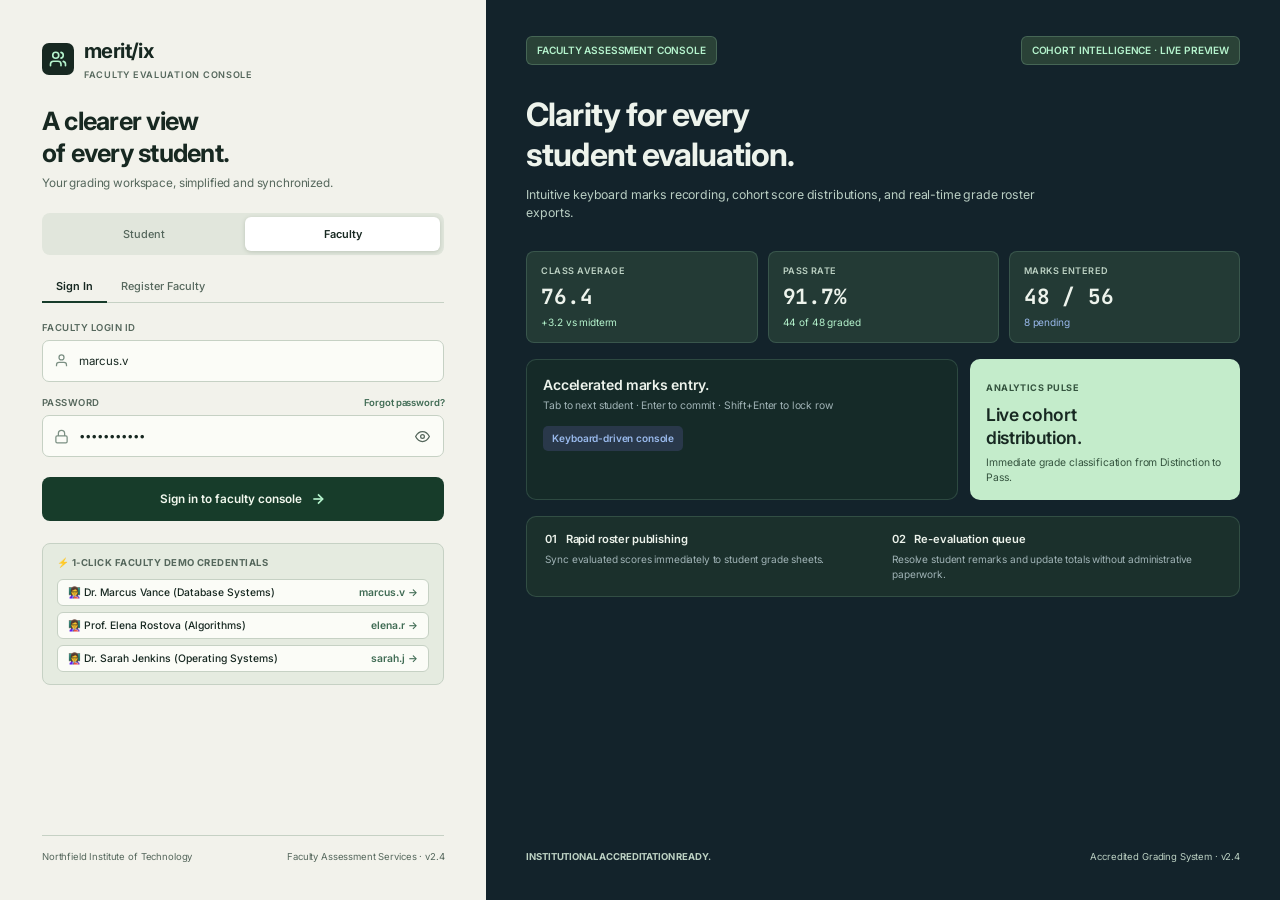
<file: src/main/resources/static/pages/teacher-login.html>
<!DOCTYPE html>
<html lang="en">
<head>
  <meta charset="UTF-8" />
  <meta name="viewport" content="width=device-width, initial-scale=1.0, viewport-fit=cover" />
  <title>Faculty Authentication — MERITIX</title>
  <link rel="stylesheet" href="../css/style.css" />
</head>
<body>

<div class="auth-split-wrapper">
  
  <!-- Left Authentication Panel (Warm Ecru Tone) -->
  <main class="auth-form-panel">
    <div class="auth-form-container">
      
      <!-- Brand Header -->
      <div class="auth-panel-brand">
        <a href="../index.html" style="display:inline-flex;align-items:center;gap:10px;text-decoration:none;">
          <div class="brand-emblem" style="background:#172821;color:#b5f3cd;border:none;">
            <svg viewBox="0 0 24 24" fill="none" stroke="currentColor" stroke-width="2.2" stroke-linecap="round" stroke-linejoin="round">
              <path d="M16 21v-2a4 4 0 0 0-4-4H6a4 4 0 0 0-4 4v2"/>
              <circle cx="9" cy="7" r="4"/>
              <path d="M22 21v-2a4 4 0 0 0-3-3.87"/>
              <path d="M16 3.13a4 4 0 0 1 0 7.75"/>
            </svg>
          </div>
          <div>
            <div class="auth-logo-text">merit/ix</div>
            <div class="auth-logo-sub">FACULTY EVALUATION CONSOLE</div>
          </div>
        </a>
      </div>

      <div class="auth-header-wrap">
        <h2>A clearer view<br/>of every student.</h2>
        <p>Your grading workspace, simplified and synchronized.</p>
      </div>

      <!-- Segmented Role Switcher -->
      <div class="role-segmented-control" aria-label="Select portal role">
        <button class="role-tab-btn" type="button" onclick="window.location.href='student-login.html'">
          Student
        </button>
        <button class="role-tab-btn active" type="button">
          Faculty
        </button>
      </div>

      <!-- Mode Switch: Sign In vs Sign Up -->
      <div class="auth-mode-tabs">
        <button class="mode-tab-link active" id="tabLogin" onclick="switchMode('login')">Sign In</button>
        <button class="mode-tab-link" id="tabSignup" onclick="switchMode('signup')">Register Faculty</button>
      </div>

      <!-- LOGIN FORM -->
      <form id="formLogin" class="auth-form-block active" onsubmit="handleLogin(event)">
        <div class="form-group-field">
          <label class="form-label" for="loginId">FACULTY LOGIN ID</label>
          <div class="form-input-container">
            <svg class="form-input-icon" viewBox="0 0 24 24" fill="none" stroke="currentColor" stroke-width="2"><path d="M20 21v-2a4 4 0 0 0-4-4H8a4 4 0 0 0-4 4v2"/><circle cx="12" cy="7" r="4"/></svg>
            <input type="text" id="loginId" class="form-control-input" placeholder="e.g. marcus.v" value="marcus.v" required autocomplete="username" />
          </div>
        </div>

        <div class="form-group-field">
          <div style="display:flex;justify-content:space-between;align-items:center;">
            <label class="form-label" for="loginPassword">PASSWORD</label>
            <a href="javascript:void(0)" onclick="showToast('Contact administrator to reset password', 'info')" style="font-size:0.68rem;color:#416c55;font-weight:600;">Forgot password?</a>
          </div>
          <div class="form-input-container">
            <svg class="form-input-icon" viewBox="0 0 24 24" fill="none" stroke="currentColor" stroke-width="2"><rect x="3" y="11" width="18" height="11" rx="2" ry="2"/><path d="M7 11V7a5 5 0 0 1 10 0v4"/></svg>
            <input type="password" id="loginPassword" class="form-control-input" placeholder="••••••••" value="password123" required autocomplete="current-password" />
            <button type="button" class="password-toggle-btn" onclick="togglePassVisibility('loginPassword', this)" aria-label="Toggle password">
              <svg viewBox="0 0 24 24" fill="none" stroke="currentColor" stroke-width="2"><path d="M1 12s4-8 11-8 11 8 11 8-4 8-11 8-11-8-11-8z"/><circle cx="12" cy="12" r="3"/></svg>
            </button>
          </div>
        </div>

        <button type="submit" id="btnSubmitLogin" class="btn-auth-submit">
          <span>Sign in to faculty console</span>
          <svg viewBox="0 0 24 24" fill="none" stroke="currentColor" stroke-width="2.5"><path d="M5 12h14"/><path d="m12 5 7 7-7 7"/></svg>
        </button>
      </form>

      <!-- SIGN UP FORM -->
      <form id="formSignup" class="auth-form-block" onsubmit="handleSignup(event)">
        <div class="form-group-field">
          <label class="form-label" for="signupName">FACULTY FULL NAME & TITLE</label>
          <div class="form-input-container">
            <svg class="form-input-icon" viewBox="0 0 24 24" fill="none" stroke="currentColor" stroke-width="2"><path d="M20 21v-2a4 4 0 0 0-4-4H8a4 4 0 0 0-4 4v2"/><circle cx="12" cy="7" r="4"/></svg>
            <input type="text" id="signupName" class="form-control-input" placeholder="e.g. Dr. Alan Turing" required />
          </div>
        </div>

        <div class="form-group-field">
          <label class="form-label" for="signupSubject">DEPARTMENT / COURSE SPECIALIZATION</label>
          <div class="form-input-container">
            <svg class="form-input-icon" viewBox="0 0 24 24" fill="none" stroke="currentColor" stroke-width="2"><path d="M4 19.5A2.5 2.5 0 0 1 6.5 17H20"/><path d="M6.5 2H20v20H6.5A2.5 2.5 0 0 1 4 19.5v-15A2.5 2.5 0 0 1 6.5 2z"/></svg>
            <input type="text" id="signupSubject" class="form-control-input" placeholder="e.g. Artificial Intelligence" required />
          </div>
        </div>

        <div class="form-group-field">
          <label class="form-label" for="signupLoginId">FACULTY IDENTIFIER (LOGIN ID)</label>
          <div class="form-input-container">
            <svg class="form-input-icon" viewBox="0 0 24 24" fill="none" stroke="currentColor" stroke-width="2"><circle cx="12" cy="12" r="10"/><path d="m10 15 5-3-5-3v6z"/></svg>
            <input type="text" id="signupLoginId" class="form-control-input" placeholder="e.g. alan.t" required />
          </div>
        </div>

        <div class="form-group-field">
          <label class="form-label" for="signupPassword">CREATE PASSWORD</label>
          <div class="form-input-container">
            <svg class="form-input-icon" viewBox="0 0 24 24" fill="none" stroke="currentColor" stroke-width="2"><rect x="3" y="11" width="18" height="11" rx="2" ry="2"/><path d="M7 11V7a5 5 0 0 1 10 0v4"/></svg>
            <input type="password" id="signupPassword" class="form-control-input" placeholder="Minimum 4 characters" minlength="4" required />
            <button type="button" class="password-toggle-btn" onclick="togglePassVisibility('signupPassword', this)">
              <svg viewBox="0 0 24 24" fill="none" stroke="currentColor" stroke-width="2"><path d="M1 12s4-8 11-8 11 8 11 8-4 8-11 8-11-8-11-8z"/><circle cx="12" cy="12" r="3"/></svg>
            </button>
          </div>
        </div>

        <button type="submit" id="btnSubmitSignup" class="btn-auth-submit">
          <span>Register faculty credential</span>
          <svg viewBox="0 0 24 24" fill="none" stroke="currentColor" stroke-width="2.5"><path d="M5 12h14"/><path d="m12 5 7 7-7 7"/></svg>
        </button>
      </form>

      <!-- Quick 1-Click Demo Box -->
      <div class="demo-accounts-box">
        <div class="demo-accounts-title">⚡ 1-Click Faculty Demo Credentials</div>
        <div class="demo-btns-row">
          <button type="button" class="btn-demo-pill" onclick="autoFill('marcus.v', 'password123')">
            <span>👩‍🏫 Dr. Marcus Vance (Database Systems)</span>
            <span style="color:#416c55;font-weight:600;">marcus.v →</span>
          </button>
          <button type="button" class="btn-demo-pill" onclick="autoFill('elena.r', 'password123')">
            <span>👩‍🏫 Prof. Elena Rostova (Algorithms)</span>
            <span style="color:#416c55;font-weight:600;">elena.r →</span>
          </button>
          <button type="button" class="btn-demo-pill" onclick="autoFill('sarah.j', 'password123')">
            <span>👩‍🏫 Dr. Sarah Jenkins (Operating Systems)</span>
            <span style="color:#416c55;font-weight:600;">sarah.j →</span>
          </button>
        </div>
      </div>

    </div>

    <footer class="auth-panel-footer">
      <span>Northfield Institute of Technology</span>
      <span>Faculty Assessment Services · v2.4</span>
    </footer>
  </main>

  <!-- Right Showcase Panel (Solid Slate Tone) -->
  <aside class="auth-showcase-panel">
    <div>
      <div class="showcase-topline">
        <span>FACULTY ASSESSMENT CONSOLE</span>
        <span>COHORT INTELLIGENCE · LIVE PREVIEW</span>
      </div>

      <div class="showcase-content-body">
        <h1>Clarity for every<br/>student evaluation.</h1>
        <p>Intuitive keyboard marks recording, cohort score distributions, and real-time grade roster exports.</p>

        <!-- Preview Metrics Row -->
        <div class="preview-metrics-row">
          <div class="preview-metric-box">
            <small>CLASS AVERAGE</small>
            <strong>76.4</strong>
            <em>+3.2 vs midterm</em>
          </div>
          <div class="preview-metric-box">
            <small>PASS RATE</small>
            <strong>91.7%</strong>
            <em>44 of 48 graded</em>
          </div>
          <div class="preview-metric-box">
            <small>MARKS ENTERED</small>
            <strong>48 / 56</strong>
            <em style="color:var(--accent-blue);">8 pending</em>
          </div>
        </div>

        <!-- Trajectory and Momentum Cards -->
        <div class="showcase-cards-grid">
          <article class="showcase-card showcase-trajectory">
            <h3>Accelerated marks entry.</h3>
            <p>Tab to next student · Enter to commit · Shift+Enter to lock row</p>
            <div class="target-chip-pill" style="background:#29384a;color:#99b9ec;">Keyboard-driven console</div>
          </article>

          <article class="showcase-card showcase-momentum">
            <small>ANALYTICS PULSE</small>
            <h3>Live cohort<br/>distribution.</h3>
            <p>Immediate grade classification from Distinction to Pass.</p>
          </article>
        </div>

        <!-- Campus Card -->
        <div class="showcase-campus">
          <div>
            <p>01 &nbsp; Rapid roster publishing</p>
            <small>Sync evaluated scores immediately to student grade sheets.</small>
          </div>
          <div>
            <p>02 &nbsp; Re-evaluation queue</p>
            <small>Resolve student remarks and update totals without administrative paperwork.</small>
          </div>
        </div>

      </div>
    </div>

    <div class="showcase-footer">
      <b>INSTITUTIONAL ACCREDITATION READY.</b>
      <span>Accredited Grading System · v2.4</span>
    </div>
  </aside>

</div>

<div id="toastContainer" class="toast-container"></div>

<script src="../js/api.js"></script>
<script src="../js/utils.js"></script>
<script>
  // Check if session already active
  const session = Session.get();
  if (session && session.role === 'teacher') {
    window.location.href = 'teacher-dashboard.html';
  }

  function switchMode(mode) {
    document.getElementById('tabLogin').classList.toggle('active', mode === 'login');
    document.getElementById('tabSignup').classList.toggle('active', mode === 'signup');
    document.getElementById('formLogin').classList.toggle('active', mode === 'login');
    document.getElementById('formSignup').classList.toggle('active', mode === 'signup');
  }

  function togglePassVisibility(inputId, btn) {
    const input = document.getElementById(inputId);
    const isPass = input.type === 'password';
    input.type = isPass ? 'text' : 'password';
    btn.style.color = isPass ? '#172821' : '#55675c';
  }

  function autoFill(u, p) {
    switchMode('login');
    document.getElementById('loginId').value = u;
    document.getElementById('loginPassword').value = p;
    showToast(`Autofilled credentials for ${u}`, 'info');
  }

  async function handleLogin(e) {
    e.preventDefault();
    const loginId = document.getElementById('loginId').value.trim();
    const password = document.getElementById('loginPassword').value;

    if (!validateRequired({ 'Faculty Login ID': loginId, 'Password': password })) return;

    const btn = document.getElementById('btnSubmitLogin');
    const originalText = btn.innerHTML;
    btn.innerHTML = `<span>Authenticating...</span>`;
    btn.disabled = true;

    const res = await TeacherAPI.login(loginId, password);
    btn.innerHTML = originalText;
    btn.disabled = false;

    if (!res.success) {
      showToast(res.message, 'error');
      return;
    }

    Session.set('teacher', res.data);
    showToast(`Welcome back, ${res.data.name}! Opening grading console...`, 'success');
    setTimeout(() => {
      window.location.href = 'teacher-dashboard.html';
    }, 600);
  }

  async function handleSignup(e) {
    e.preventDefault();
    const name = document.getElementById('signupName').value.trim();
    const subject = document.getElementById('signupSubject').value.trim();
    const loginId = document.getElementById('signupLoginId').value.trim();
    const password = document.getElementById('signupPassword').value;

    if (!validateRequired({ 'Faculty Name': name, 'Department/Subject': subject, 'Login ID': loginId, 'Password': password })) return;

    const btn = document.getElementById('btnSubmitSignup');
    const originalText = btn.innerHTML;
    btn.innerHTML = `<span>Registering Faculty Record...</span>`;
    btn.disabled = true;

    const res = await TeacherAPI.signup(name, subject, loginId, password);
    btn.innerHTML = originalText;
    btn.disabled = false;

    if (!res.success) {
      showToast(res.message, 'error');
      return;
    }

    Session.set('teacher', res.data);
    showToast(`Faculty account registered! Welcome, ${res.data.name}!`, 'success');
    setTimeout(() => {
      window.location.href = 'teacher-dashboard.html';
    }, 700);
  }
</script>

</body>
</html>
</file>
<file: src/main/resources/static/css/style.css>
/* ============================================================
   MERITIX — NEXT-GENERATION ACADEMIC ASSESSMENT & PERFORMANCE PORTAL
   Solid Minimal Academic Design System (EduTrack Architecture)
   ============================================================ */

@import url('https://fonts.googleapis.com/css2?family=Inter:wght@400;500;600;700&family=JetBrains+Mono:wght@400;500;600&display=swap');

:root {
  /* Solid Slate/Teal Canvas & Surfaces (Zero gradients, zero glow) */
  --bg-canvas: #0e171b;
  --bg-sidebar: #142126;
  --bg-header: #0e171b;
  --bg-surface: #17252a;
  --bg-surface-elevated: #1e3035;
  --bg-surface-secondary: #24352f;
  --bg-surface-input: #102025;
  --bg-surface-hover: #1f3239;
  --bg-surface-active: #2b4239;

  /* Subtle Hairline Borders */
  --border-subtle: #2b3c40;
  --border-medium: #384e54;
  --border-divider: #24353d;
  --border-focus: #b5f3cd;

  /* Typography Hierarchy */
  --text-primary: #edf3ec;
  --text-secondary: #a0b3b6;
  --text-muted: #6e8488;
  --text-inverse: #0e171b;

  /* Strategic Solid Accents & Status Badges */
  --accent-mint: #b5f3cd;
  --accent-mint-dark: #173c2a;
  --accent-mint-badge: #293e35;
  --accent-mint-badge-text: #b5f3cd;

  --accent-blue: #99b9ec;
  --accent-blue-badge: #29384a;
  --accent-blue-badge-text: #99b9ec;

  --accent-gold: #f0c58a;
  --accent-gold-badge: #413a2d;
  --accent-gold-badge-text: #f0c58a;

  --accent-rose: #fca5a5;
  --accent-rose-badge: #452628;
  --accent-rose-badge-text: #fca5a5;

  /* Light Showcase Panel (Ecru Stone) */
  --light-bg-panel: #f2f2eb;
  --light-bg-input: #fbfcf7;
  --light-border: #c6d1c4;
  --light-text-primary: #172821;
  --light-text-muted: #55675c;
  --light-track: #e1e6dc;
  --light-btn-bg: #173c2a;
  --light-btn-hover: #204d36;
  --light-btn-text: #f2f8ee;

  /* Dimensions & Spacing */
  --radius-xs: 4px;
  --radius-sm: 6px;
  --radius-md: 9px;
  --radius-lg: 12px;
  --sidebar-width: 240px;
  --header-height: 60px;
  --transition-fast: 0.15s ease;
}

/* Base Reset */
*, *::before, *::after {
  box-sizing: border-box;
  margin: 0;
  padding: 0;
  -webkit-tap-highlight-color: transparent;
}

html {
  font-size: 14px;
  scroll-behavior: smooth;
  height: 100%;
}

body {
  font-family: 'Inter', -apple-system, BlinkMacSystemFont, 'Segoe UI', Roboto, sans-serif;
  background-color: var(--bg-canvas);
  color: var(--text-primary);
  line-height: 1.5;
  -webkit-font-smoothing: antialiased;
  -moz-osx-font-smoothing: grayscale;
  min-height: 100%;
  overflow-x: hidden;
  position: relative;
  letter-spacing: -0.01em;
}

a {
  color: var(--accent-mint);
  text-decoration: none;
  transition: color var(--transition-fast);
}
a:hover {
  color: #d6fae3;
}

button, input, select, textarea {
  font-family: inherit;
  font-size: inherit;
  color: inherit;
}

button {
  cursor: pointer;
  border: none;
  outline: none;
}

h1, h2, h3, h4, h5, h6 {
  font-family: 'Inter', -apple-system, sans-serif;
  font-weight: 600;
  color: var(--text-primary);
  letter-spacing: -0.02em;
  line-height: 1.3;
}

.text-muted { color: var(--text-muted); }
.text-secondary { color: var(--text-secondary); }
.text-mint { color: var(--accent-mint); }
.text-blue { color: var(--accent-blue); }
.text-gold { color: var(--accent-gold); }
.text-rose { color: var(--accent-rose); }

.fw-400 { font-weight: 400; }
.fw-500 { font-weight: 500; }
.fw-600 { font-weight: 600; }
.fw-700 { font-weight: 700; }

.font-mono {
  font-family: 'JetBrains Mono', ui-monospace, SFMono-Regular, monospace;
}

/* ============================================================
   EduTrack Brand & Badges
   ============================================================ */
.brand-emblem {
  width: 32px;
  height: 32px;
  background-color: #2b4239;
  color: var(--accent-mint);
  border-radius: 7px;
  display: flex;
  align-items: center;
  justify-content: center;
  flex-shrink: 0;
  border: 1px solid rgba(181, 243, 205, 0.2);
}
.brand-emblem svg {
  width: 18px;
  height: 18px;
}
.brand-text {
  display: flex;
  flex-direction: column;
}
.brand-title {
  font-size: 1.05rem;
  font-weight: 700;
  letter-spacing: -0.02em;
  color: var(--accent-mint);
  line-height: 1.1;
}
.brand-subtitle {
  font-size: 0.65rem;
  font-weight: 600;
  color: var(--text-secondary);
  text-transform: uppercase;
  letter-spacing: 0.08em;
  margin-top: 2px;
}

.badge-tag, .chip-tag {
  display: inline-flex;
  align-items: center;
  gap: 5px;
  padding: 4px 8px;
  border-radius: var(--radius-sm);
  font-size: 0.72rem;
  font-weight: 500;
  background-color: var(--bg-surface-elevated);
  color: var(--text-secondary);
  border: 1px solid var(--border-subtle);
  white-space: nowrap;
}
.tag-mint, .badge-distinction {
  background-color: var(--accent-mint-badge);
  color: var(--accent-mint-badge-text);
  border-color: rgba(181, 243, 205, 0.18);
}
.tag-teal, .badge-success {
  background-color: #243d3b;
  color: #a7e8e1;
  border-color: rgba(167, 232, 225, 0.18);
}
.tag-indigo, .tag-blue {
  background-color: var(--accent-blue-badge);
  color: var(--accent-blue-badge-text);
  border-color: rgba(153, 185, 236, 0.18);
}
.tag-amber, .badge-warning {
  background-color: var(--accent-gold-badge);
  color: var(--accent-gold-badge-text);
  border-color: rgba(240, 197, 138, 0.18);
}
.tag-rose, .badge-fail {
  background-color: var(--accent-rose-badge);
  color: var(--accent-rose-badge-text);
  border-color: rgba(252, 165, 165, 0.18);
}
.badge-pass {
  background-color: #3b372f;
  color: #dfcfad;
  border-color: rgba(223, 207, 173, 0.18);
}

.term-pill {
  display: inline-flex;
  align-items: center;
  gap: 7px;
  padding: 5px 10px;
  border-radius: var(--radius-sm);
  background-color: #20352d;
  color: var(--accent-mint);
  font-size: 0.72rem;
  font-weight: 500;
  border: 1px solid rgba(181, 243, 205, 0.2);
}
.term-pill-dot {
  width: 6px;
  height: 6px;
  border-radius: 50%;
  background-color: var(--accent-mint);
}

/* ============================================================
   Buttons & Micro-Actions
   ============================================================ */
.btn {
  display: inline-flex;
  align-items: center;
  justify-content: center;
  gap: 8px;
  padding: 8px 16px;
  border-radius: 7px;
  font-size: 0.82rem;
  font-weight: 600;
  transition: all var(--transition-fast);
  white-space: nowrap;
}
.btn svg {
  width: 16px;
  height: 16px;
}
.btn-primary {
  background-color: var(--accent-mint);
  color: var(--text-inverse);
  border: 1px solid var(--accent-mint);
}
.btn-primary:hover {
  background-color: #cbf7dc;
  color: var(--text-inverse);
}
.btn-secondary {
  background-color: #22343a;
  color: var(--text-primary);
  border: 1px solid var(--border-subtle);
}
.btn-secondary:hover {
  background-color: #2d434b;
  border-color: var(--border-medium);
}
.btn-outline-mint {
  background-color: transparent;
  color: var(--accent-mint);
  border: 1px solid var(--border-subtle);
}
.btn-outline-mint:hover {
  background-color: #20352d;
  border-color: var(--accent-mint);
}
.btn-danger {
  background-color: var(--accent-rose-badge);
  color: var(--accent-rose);
  border: 1px solid rgba(252, 165, 165, 0.25);
}
.btn-danger:hover {
  background-color: #572e31;
}
.btn-sm {
  padding: 5px 11px;
  font-size: 0.76rem;
  border-radius: var(--radius-sm);
}
.btn-block {
  width: 100%;
}

.tiny-button {
  height: 32px;
  padding: 0 12px;
  display: inline-flex;
  align-items: center;
  gap: 6px;
  color: var(--text-primary);
  background-color: #22343a;
  border-radius: 7px;
  font: 600 11px 'Inter', sans-serif;
  border: 1px solid var(--border-subtle);
  transition: background-color var(--transition-fast), border-color var(--transition-fast);
}
.tiny-button:hover {
  background-color: #2d434b;
  border-color: var(--border-medium);
}
.tiny-button.primary {
  color: #0e171b;
  background-color: var(--accent-mint);
  border-color: var(--accent-mint);
  font-weight: 700;
}
.tiny-button.primary:hover {
  background-color: #cbf7dc;
}

/* ============================================================
   App Shell & Dashboard Layout
   ============================================================ */
.app-shell {
  display: flex;
  min-height: 100vh;
  background-color: var(--bg-canvas);
}

.app-sidebar {
  width: var(--sidebar-width);
  background-color: var(--bg-sidebar);
  border-right: 1px solid var(--border-subtle);
  display: flex;
  flex-direction: column;
  position: fixed;
  top: 0;
  bottom: 0;
  left: 0;
  z-index: 100;
  transition: transform 0.25s ease;
}

.sidebar-header {
  height: var(--header-height);
  padding: 0 16px;
  display: flex;
  align-items: center;
  justify-content: space-between;
  border-bottom: 1px solid var(--border-subtle);
}
.sidebar-brand-link {
  display: flex;
  align-items: center;
  gap: 10px;
}
.sidebar-close-btn {
  display: none;
  background: transparent;
  color: var(--text-secondary);
  padding: 6px;
  border-radius: var(--radius-sm);
}
.sidebar-close-btn svg {
  width: 18px;
  height: 18px;
}

.sidebar-nav {
  flex: 1;
  padding: 16px 10px;
  overflow-y: auto;
  display: flex;
  flex-direction: column;
  gap: 4px;
}
.nav-section-title {
  font-size: 0.65rem;
  font-weight: 700;
  text-transform: uppercase;
  letter-spacing: 0.08em;
  color: var(--text-muted);
  padding: 12px 10px 4px;
}
.nav-item {
  width: 100%;
  display: flex;
  align-items: center;
  gap: 10px;
  padding: 8px 12px;
  border-radius: var(--radius-sm);
  color: var(--text-secondary);
  background-color: transparent;
  font-size: 0.8rem;
  font-weight: 500;
  text-align: left;
  transition: all var(--transition-fast);
}
.nav-item svg {
  width: 16px;
  height: 16px;
  stroke-width: 2;
  flex-shrink: 0;
}
.nav-item:hover {
  color: var(--text-primary);
  background-color: #1a2a30;
}
.nav-item.active {
  color: var(--accent-mint);
  background-color: #2b4239;
  font-weight: 600;
  box-shadow: inset 3px 0 var(--accent-mint);
}

.sidebar-footer {
  padding: 14px 12px;
  border-top: 1px solid var(--border-subtle);
  background-color: #121c21;
}
.user-profile-widget {
  display: flex;
  align-items: center;
  justify-content: space-between;
  gap: 10px;
}
.user-meta-left {
  display: flex;
  align-items: center;
  gap: 9px;
  min-width: 0;
}
.user-avatar {
  width: 32px;
  height: 32px;
  border-radius: 6px;
  background-color: #293e35;
  color: var(--accent-mint);
  font-size: 0.75rem;
  font-weight: 700;
  display: flex;
  align-items: center;
  justify-content: center;
  flex-shrink: 0;
  border: 1px solid rgba(181, 243, 205, 0.2);
}
.teacher-avatar {
  background-color: #29384a;
  color: var(--accent-blue);
  border-color: rgba(153, 185, 236, 0.2);
}
.user-info-text {
  min-width: 0;
}
.user-display-name {
  font-size: 0.8rem;
  font-weight: 600;
  color: var(--text-primary);
  white-space: nowrap;
  overflow: hidden;
  text-overflow: ellipsis;
}
.user-role-badge {
  margin-top: 2px;
}
.btn-icon-logout {
  background: transparent;
  color: var(--text-secondary);
  padding: 6px;
  border-radius: var(--radius-sm);
  display: flex;
  align-items: center;
  justify-content: center;
  transition: color var(--transition-fast), background-color var(--transition-fast);
}
.btn-icon-logout svg {
  width: 16px;
  height: 16px;
}
.btn-icon-logout:hover {
  color: var(--accent-rose);
  background-color: #242223;
}

/* Main Viewport */
.app-main {
  flex: 1;
  margin-left: var(--sidebar-width);
  min-width: 0;
  display: flex;
  flex-direction: column;
}

.app-topbar {
  height: var(--header-height);
  background-color: var(--bg-header);
  border-bottom: 1px solid var(--border-subtle);
  display: flex;
  align-items: center;
  justify-content: space-between;
  padding: 0 24px;
  position: sticky;
  top: 0;
  z-index: 90;
}
.topbar-left {
  display: flex;
  align-items: center;
  gap: 12px;
}
.mobile-nav-toggle {
  display: none;
  background: transparent;
  color: var(--text-secondary);
  padding: 6px;
  border-radius: var(--radius-sm);
}
.mobile-nav-toggle svg {
  width: 20px;
  height: 20px;
}
.breadcrumbs {
  display: flex;
  align-items: center;
  gap: 7px;
  font-size: 0.78rem;
  color: var(--text-muted);
}
.breadcrumbs .current {
  color: var(--text-primary);
  font-weight: 600;
}
.topbar-right {
  display: flex;
  align-items: center;
  gap: 10px;
}

.content-wrapper {
  padding: 24px;
  flex: 1;
}

.tab-content-panel {
  display: none;
}
.tab-content-panel.active {
  display: block;
}

/* ============================================================
   Executive Banners (Solid Minimal Architecture)
   ============================================================ */
.executive-banner {
  background-color: var(--bg-surface);
  border: 1px solid var(--border-subtle);
  border-radius: var(--radius-lg);
  padding: 20px 24px;
  margin-bottom: 20px;
  display: flex;
  align-items: center;
  justify-content: space-between;
  gap: 20px;
}
.banner-left {
  display: flex;
  align-items: center;
  gap: 16px;
  min-width: 0;
}
.banner-avatar-lg {
  width: 52px;
  height: 52px;
  border-radius: 10px;
  background-color: #293e35;
  color: var(--accent-mint);
  font-size: 1.25rem;
  font-weight: 700;
  display: flex;
  align-items: center;
  justify-content: center;
  flex-shrink: 0;
  border: 1px solid rgba(181, 243, 205, 0.2);
}
.teacher-avatar-lg {
  background-color: #29384a;
  color: var(--accent-blue);
  border-color: rgba(153, 185, 236, 0.2);
}
.banner-meta {
  min-width: 0;
}
.banner-meta h2 {
  font-size: 1.35rem;
  font-weight: 600;
  color: var(--text-primary);
  letter-spacing: -0.02em;
}
.banner-meta p {
  color: var(--text-secondary);
  font-size: 0.8rem;
  margin-top: 3px;
}
.banner-pills-row {
  display: flex;
  flex-wrap: wrap;
  gap: 6px;
  margin-top: 8px;
}

.banner-right-stats {
  display: flex;
  align-items: center;
  gap: 28px;
}
.banner-stat-col {
  text-align: right;
}
.banner-stat-col .stat-val {
  font-size: 1.6rem;
  font-weight: 700;
  color: var(--text-primary);
  font-family: 'JetBrains Mono', monospace;
  line-height: 1.1;
}
.banner-stat-col .stat-val.highlight {
  color: var(--accent-mint);
}
.banner-stat-col .stat-lbl {
  font-size: 0.68rem;
  font-weight: 600;
  text-transform: uppercase;
  letter-spacing: 0.06em;
  color: var(--text-muted);
  margin-top: 4px;
}

/* ============================================================
   KPI Metrics Grid
   ============================================================ */
.stats-grid {
  display: grid;
  grid-template-columns: repeat(4, 1fr);
  gap: 14px;
  margin-bottom: 20px;
}
.stat-metric-card {
  background-color: var(--bg-surface);
  border: 1px solid var(--border-subtle);
  border-radius: 10px;
  padding: 14px 16px;
  display: flex;
  align-items: flex-start;
  gap: 12px;
  transition: border-color var(--transition-fast);
}
.stat-metric-card:hover {
  border-color: var(--border-medium);
}
.metric-icon-box {
  width: 38px;
  height: 38px;
  border-radius: 8px;
  display: flex;
  align-items: center;
  justify-content: center;
  flex-shrink: 0;
}
.metric-icon-box svg {
  width: 18px;
  height: 18px;
}
.metric-icon-box.mint {
  background-color: var(--accent-mint-badge);
  color: var(--accent-mint);
  border: 1px solid rgba(181, 243, 205, 0.2);
}
.metric-icon-box.teal {
  background-color: #243d3b;
  color: #a7e8e1;
  border: 1px solid rgba(167, 232, 225, 0.2);
}
.metric-icon-box.amber {
  background-color: var(--accent-gold-badge);
  color: var(--accent-gold);
  border: 1px solid rgba(240, 197, 138, 0.2);
}
.metric-icon-box.indigo {
  background-color: var(--accent-blue-badge);
  color: var(--accent-blue);
  border: 1px solid rgba(153, 185, 236, 0.2);
}

.metric-info {
  display: flex;
  flex-direction: column;
}
.metric-number {
  font-size: 1.45rem;
  font-weight: 700;
  color: var(--text-primary);
  font-family: 'JetBrains Mono', monospace;
  line-height: 1.1;
}
.metric-label {
  font-size: 0.68rem;
  font-weight: 600;
  text-transform: uppercase;
  letter-spacing: 0.05em;
  color: var(--text-muted);
  margin-top: 4px;
}

/* ============================================================
   Surface Cards & Analytics Grid
   ============================================================ */
.surface-card {
  background-color: var(--bg-surface);
  border: 1px solid var(--border-subtle);
  border-radius: var(--radius-lg);
  overflow: hidden;
  margin-bottom: 20px;
}
.card-header-bar {
  padding: 14px 18px;
  border-bottom: 1px solid var(--border-subtle);
  display: flex;
  align-items: center;
  justify-content: space-between;
  gap: 12px;
}
.card-header-title {
  display: flex;
  align-items: center;
  gap: 9px;
  font-size: 0.88rem;
  font-weight: 600;
  color: var(--text-primary);
}
.card-header-title svg {
  width: 16px;
  height: 16px;
  color: var(--accent-mint);
}
.card-body-content {
  padding: 18px;
}

.analytics-grid-row {
  display: grid;
  grid-template-columns: 1.6fr 1fr;
  gap: 14px;
  margin-bottom: 20px;
}
.analytics-grid-row .surface-card {
  margin-bottom: 0;
  display: flex;
  flex-direction: column;
}
.chart-viewport {
  position: relative;
  height: 230px;
  width: 100%;
}

/* Target Card */
.progress-target-card .target-header-meta {
  display: flex;
  align-items: center;
  justify-content: space-between;
  margin-bottom: 8px;
}
.target-pct {
  font-size: 1.1rem;
  font-weight: 700;
  color: var(--accent-mint);
  font-family: 'JetBrains Mono', monospace;
}
.progress-track {
  height: 6px;
  background-color: #102025;
  border-radius: 3px;
  overflow: hidden;
  margin-bottom: 12px;
  border: 1px solid var(--border-subtle);
}
.progress-bar-fill {
  height: 100%;
  background-color: var(--accent-mint);
  border-radius: 3px;
  transition: width 0.6s ease;
}
.target-details-list {
  border-top: 1px solid var(--border-subtle);
  padding-top: 12px;
  margin-top: 14px;
  display: flex;
  flex-direction: column;
  gap: 8px;
}
.target-detail-row {
  display: flex;
  align-items: center;
  justify-content: space-between;
  font-size: 0.78rem;
}

/* ============================================================
   Tables & Data Grid (Clean Slate Aesthetics)
   ============================================================ */
.table-responsive {
  width: 100%;
  overflow-x: auto;
}
.academic-table {
  width: 100%;
  border-collapse: collapse;
  text-align: left;
}
.academic-table th {
  background-color: #142126;
  color: var(--text-secondary);
  font-size: 0.68rem;
  font-weight: 600;
  text-transform: uppercase;
  letter-spacing: 0.06em;
  padding: 10px 14px;
  border-bottom: 1px solid var(--border-subtle);
  white-space: nowrap;
}
.academic-table td {
  padding: 11px 14px;
  font-size: 0.8rem;
  color: var(--text-primary);
  border-bottom: 1px solid #1c2c31;
  vertical-align: middle;
}
.academic-table tbody tr:nth-child(even) {
  background-color: #162429;
}
.academic-table tbody tr:hover {
  background-color: #1c2f36;
}

.empty-state-icon {
  display: flex;
  align-items: center;
  justify-content: center;
  margin: 10px auto;
  color: var(--text-muted);
}
.empty-state-icon svg {
  width: 28px;
  height: 28px;
  stroke: var(--text-muted);
}

.grade-badge-cell {
  display: inline-flex;
  align-items: center;
  justify-content: center;
  min-width: 38px;
  padding: 3px 8px;
  border-radius: 5px;
  font-size: 0.76rem;
  font-weight: 700;
  font-family: 'JetBrains Mono', monospace;
}
.grade-a {
  background-color: var(--accent-mint-badge);
  color: var(--accent-mint);
  border: 1px solid rgba(181, 243, 205, 0.2);
}
.grade-b {
  background-color: var(--accent-gold-badge);
  color: var(--accent-gold);
  border: 1px solid rgba(240, 197, 138, 0.2);
}
.grade-c {
  background-color: var(--accent-blue-badge);
  color: var(--accent-blue);
  border: 1px solid rgba(153, 185, 236, 0.2);
}
.grade-fail {
  background-color: var(--accent-rose-badge);
  color: var(--accent-rose);
  border: 1px solid rgba(252, 165, 165, 0.2);
}

/* ============================================================
   Teacher Marks Entry & Heat Grid
   ============================================================ */
.section-toolbar {
  display: flex;
  align-items: center;
  justify-content: space-between;
  margin-bottom: 16px;
  gap: 12px;
}
.section-title-wrap h2 {
  font-size: 1.15rem;
  font-weight: 600;
}
.section-title-wrap p {
  color: var(--text-secondary);
  font-size: 0.78rem;
  margin-top: 2px;
}
.toolbar-actions {
  display: flex;
  align-items: center;
  gap: 8px;
}

.table-filter-bar {
  display: flex;
  align-items: center;
  justify-content: space-between;
  gap: 12px;
  padding: 10px 14px;
  background-color: #121f24;
  border-bottom: 1px solid var(--border-subtle);
}
.search-input-wrap {
  position: relative;
  display: flex;
  align-items: center;
  background-color: var(--bg-surface-input);
  border: 1px solid var(--border-subtle);
  border-radius: var(--radius-sm);
  padding: 0 10px;
  height: 32px;
  min-width: 220px;
}
.search-input-wrap svg {
  width: 14px;
  height: 14px;
  color: var(--text-muted);
  flex-shrink: 0;
  margin-right: 8px;
}
.search-input-field {
  background: transparent;
  border: none;
  outline: none;
  color: var(--text-primary);
  font-size: 0.78rem;
  width: 100%;
}
.search-input-wrap:focus-within {
  border-color: var(--accent-mint);
}
.filter-search-box {
  display: flex;
  align-items: center;
  gap: 8px;
  background-color: var(--bg-surface-input);
  border: 1px solid var(--border-subtle);
  border-radius: var(--radius-sm);
  padding: 0 10px;
  height: 32px;
  flex: 1;
  max-width: 320px;
}
.filter-search-box svg {
  width: 14px;
  height: 14px;
  color: var(--text-muted);
}
.filter-search-box input {
  background: transparent;
  border: none;
  outline: none;
  color: var(--text-primary);
  font-size: 0.78rem;
  width: 100%;
}

.marks-input-field {
  width: 68px;
  height: 30px;
  padding: 0 8px;
  background-color: var(--bg-surface-input);
  border: 1px solid var(--border-subtle);
  border-radius: var(--radius-xs);
  color: var(--text-primary);
  font-family: 'JetBrains Mono', monospace;
  font-size: 0.82rem;
  font-weight: 600;
  text-align: center;
  transition: border-color var(--transition-fast), background-color var(--transition-fast);
}
.marks-input-field:focus {
  outline: none;
  border-color: var(--accent-mint);
  background-color: #263e36;
}

/* Pulse / Heatmap for Class Distribution */
.heat-grid-container {
  display: grid;
  grid-template-columns: 80px repeat(5, 1fr);
  gap: 5px 6px;
  align-items: center;
  margin-top: 10px;
}
.heat-grid-container b {
  color: var(--text-secondary);
  text-align: center;
  font-size: 0.68rem;
  font-weight: 600;
}
.heat-grid-container > span {
  color: var(--text-secondary);
  font-size: 0.74rem;
}
.heat-cell {
  height: 26px;
  color: #0e171b;
  border-radius: 4px;
  font-size: 0.74rem;
  font-weight: 700;
  display: flex;
  align-items: center;
  justify-content: center;
  transition: transform var(--transition-fast);
}
.heat-cell:hover {
  transform: scale(1.05);
}
.heat-cell.h6 { background-color: #a88a62; }
.heat-cell.h7 { background-color: #4d7770; color: #edf3ec; }
.heat-cell.h8 { background-color: #6ba58b; }
.heat-cell.h9 { background-color: #b5f3cd; }

/* ============================================================
   AUTHENTICATION: Split-Screen & Minimalist Ecru Theme
   ============================================================ */
.auth-split-wrapper {
  min-height: 100vh;
  display: grid;
  grid-template-columns: minmax(360px, 38%) 1fr;
  background-color: #101b20;
}

/* Left Form Panel: Warm Ecru Paper Tone */
.auth-form-panel {
  background-color: var(--light-bg-panel);
  color: var(--light-text-primary);
  min-height: 100vh;
  padding: 36px 42px;
  display: flex;
  flex-direction: column;
  justify-content: space-between;
}
.auth-form-container {
  width: 100%;
  max-width: 440px;
  margin: 0 auto;
}

.auth-panel-brand {
  margin-bottom: 24px;
}
.auth-logo-text {
  font-size: 1.45rem;
  font-weight: 700;
  color: var(--light-text-primary);
  letter-spacing: -0.03em;
}
.auth-logo-sub {
  font-size: 0.65rem;
  font-weight: 600;
  color: var(--light-text-muted);
  text-transform: uppercase;
  letter-spacing: 0.08em;
  margin-top: 2px;
}

.auth-header-wrap {
  margin-bottom: 20px;
}
.auth-header-wrap h2 {
  font-size: 1.8rem;
  font-weight: 700;
  color: var(--light-text-primary);
  letter-spacing: -0.03em;
  line-height: 1.25;
}
.auth-header-wrap p {
  color: var(--light-text-muted);
  font-size: 0.84rem;
  margin-top: 6px;
}

.auth-home-link {
  display: inline-flex;
  align-items: center;
  gap: 5px;
  color: var(--light-text-muted);
  font-size: 0.75rem;
  font-weight: 500;
  margin-bottom: 18px;
}
.auth-home-link:hover {
  color: var(--light-text-primary);
}

/* Segmented Pill Role Switcher */
.role-segmented-control {
  height: 42px;
  padding: 4px;
  display: grid;
  grid-template-columns: 1fr 1fr;
  gap: 4px;
  background-color: var(--light-track);
  border-radius: 8px;
  margin-bottom: 16px;
}
.role-tab-btn {
  border-radius: 6px;
  color: var(--light-text-muted);
  background-color: transparent;
  font-size: 0.78rem;
  font-weight: 500;
  display: flex;
  align-items: center;
  justify-content: center;
  gap: 6px;
  transition: all var(--transition-fast);
}
.role-tab-btn svg {
  width: 14px;
  height: 14px;
}
.role-tab-btn.active {
  color: var(--light-text-primary);
  background-color: #ffffff;
  font-weight: 600;
  box-shadow: 0 1px 4px #bcc5b8;
}

/* Mode Switch: Sign In vs Sign Up */
.auth-mode-tabs {
  display: flex;
  border-bottom: 1px solid var(--light-border);
  margin-bottom: 18px;
}
.mode-tab-link {
  padding: 8px 14px;
  background: transparent;
  color: var(--light-text-muted);
  font-size: 0.78rem;
  font-weight: 500;
  border-bottom: 2px solid transparent;
  margin-bottom: -1px;
  transition: all var(--transition-fast);
}
.mode-tab-link.active {
  color: var(--light-text-primary);
  font-weight: 600;
  border-bottom-color: var(--light-btn-bg);
}

.auth-form-block {
  display: none;
}
.auth-form-block.active {
  display: flex;
  flex-direction: column;
  gap: 14px;
}

.form-group-field {
  display: flex;
  flex-direction: column;
  gap: 5px;
}
.form-label {
  font-size: 0.68rem;
  font-weight: 600;
  color: var(--light-text-muted);
  text-transform: uppercase;
  letter-spacing: 0.05em;
}
.form-input-container {
  position: relative;
  display: flex;
  align-items: center;
}
.form-input-icon {
  position: absolute;
  left: 12px;
  width: 15px;
  height: 15px;
  color: #7b8f83;
  pointer-events: none;
}
.form-control-input {
  width: 100%;
  height: 42px;
  padding: 0 12px 0 36px;
  border: 1px solid var(--light-border);
  border-radius: 7px;
  outline: none;
  color: var(--light-text-primary);
  background-color: var(--light-bg-input);
  font-size: 0.82rem;
  transition: border-color var(--transition-fast), box-shadow var(--transition-fast);
}
.form-control-input:focus {
  border-color: #416c55;
  box-shadow: 0 0 0 2px rgba(65, 108, 85, 0.15);
}
.password-toggle-btn {
  position: absolute;
  right: 10px;
  background: transparent;
  color: var(--light-text-muted);
  padding: 4px;
  display: flex;
  align-items: center;
  justify-content: center;
}
.password-toggle-btn svg {
  width: 15px;
  height: 15px;
}
.form-helper-text {
  font-size: 0.68rem;
  color: var(--light-text-muted);
  margin-top: 2px;
}

/* Submit Button (Solid Deep Green with Mint Accent Arrow) */
.btn-auth-submit {
  position: relative;
  height: 44px;
  margin-top: 6px;
  border-radius: 8px;
  color: var(--light-btn-text);
  background-color: var(--light-btn-bg);
  font-size: 0.84rem;
  font-weight: 600;
  display: flex;
  align-items: center;
  justify-content: center;
  gap: 8px;
  transition: background-color var(--transition-fast), transform var(--transition-fast);
}
.btn-auth-submit:hover {
  background-color: var(--light-btn-hover);
  transform: translateY(-1px);
}
.btn-auth-submit svg {
  width: 16px;
  height: 16px;
  color: var(--accent-mint);
}

/* 1-Click Demo Box */
.demo-accounts-box {
  margin-top: 22px;
  padding: 12px 14px;
  background-color: #e5ebe0;
  border: 1px solid var(--light-border);
  border-radius: 8px;
}
.demo-accounts-title {
  font-size: 0.68rem;
  font-weight: 700;
  text-transform: uppercase;
  letter-spacing: 0.05em;
  color: var(--light-text-muted);
  margin-bottom: 8px;
}
.demo-btns-row {
  display: flex;
  flex-direction: column;
  gap: 6px;
}
.btn-demo-pill {
  width: 100%;
  text-align: left;
  padding: 6px 10px;
  border-radius: 6px;
  background-color: #fbfcf7;
  color: var(--light-text-primary);
  font-size: 0.74rem;
  font-weight: 500;
  border: 1px solid var(--light-border);
  display: flex;
  align-items: center;
  justify-content: space-between;
  transition: all var(--transition-fast);
}
.btn-demo-pill:hover {
  background-color: #ffffff;
  border-color: #416c55;
}

.auth-panel-footer {
  margin-top: 24px;
  padding-top: 14px;
  border-top: 1px solid var(--light-border);
  display: flex;
  justify-content: space-between;
  color: var(--light-text-muted);
  font-size: 0.68rem;
}

/* Right Showcase Panel: Solid Dark Slate Architecture */
.auth-showcase-panel {
  min-height: 100vh;
  padding: 36px 40px;
  background-color: #13232b;
  display: flex;
  flex-direction: column;
  justify-content: space-between;
}
.showcase-topline {
  display: flex;
  justify-content: space-between;
  color: var(--accent-mint);
  font-size: 0.72rem;
  font-weight: 600;
}
.showcase-topline span {
  padding: 6px 10px;
  border-radius: 6px;
  background-color: #2a4237;
  border: 1px solid rgba(181, 243, 205, 0.2);
}

.showcase-content-body {
  margin-top: 30px;
}
.showcase-content-body h1 {
  font-size: 2.3rem;
  font-weight: 700;
  color: var(--text-primary);
  letter-spacing: -0.03em;
  line-height: 1.25;
}
.showcase-content-body p {
  color: #b9cec3;
  font-size: 0.88rem;
  line-height: 1.5;
  margin-top: 10px;
  max-width: 520px;
}

/* Metric Preview Cards on Right */
.preview-metrics-row {
  display: grid;
  grid-template-columns: repeat(3, 1fr);
  gap: 10px;
  margin-top: 28px;
}
.preview-metric-box {
  background-color: #233a35;
  border-radius: 8px;
  padding: 12px 14px;
  border: 1px solid rgba(181, 243, 205, 0.15);
}
.preview-metric-box small {
  display: block;
  color: #bcd1c3;
  font-size: 0.65rem;
  font-weight: 600;
  text-transform: uppercase;
  letter-spacing: 0.05em;
}
.preview-metric-box strong {
  display: block;
  margin-top: 4px;
  font-size: 1.5rem;
  font-weight: 700;
  color: var(--text-primary);
  font-family: 'JetBrains Mono', monospace;
}
.preview-metric-box em {
  display: block;
  color: var(--accent-mint);
  font-size: 0.72rem;
  font-style: normal;
  margin-top: 2px;
}

/* Trajectory & Momentum Showcase */
.showcase-cards-grid {
  display: grid;
  grid-template-columns: 1.6fr 1fr;
  gap: 12px;
  margin-top: 16px;
}
.showcase-card {
  border-radius: 10px;
  padding: 16px;
}
.showcase-trajectory {
  background-color: #152a28;
  border: 1px solid rgba(181, 243, 205, 0.15);
}
.showcase-trajectory h3 {
  font-size: 1rem;
  font-weight: 600;
}
.showcase-trajectory p {
  font-size: 0.74rem;
  color: var(--text-secondary);
  margin-top: 4px;
}
.target-chip-pill {
  display: inline-block;
  margin-top: 12px;
  padding: 5px 9px;
  border-radius: 5px;
  background-color: #413a2d;
  color: var(--accent-gold);
  font-size: 0.72rem;
  font-weight: 600;
}

.showcase-momentum {
  background-color: #c4eccb;
  color: #172821;
}
.showcase-momentum small {
  color: #35543f;
  font-size: 0.65rem;
  font-weight: 700;
  text-transform: uppercase;
  letter-spacing: 0.05em;
}
.showcase-momentum h3 {
  color: #172821;
  font-size: 1.25rem;
  margin-top: 8px;
  line-height: 1.3;
}
.showcase-momentum p {
  color: #35543f;
  font-size: 0.74rem;
  line-height: 1.4;
  margin-top: 6px;
}

.showcase-campus {
  margin-top: 16px;
  padding: 14px 18px;
  background-color: #1b302c;
  border-radius: 10px;
  border: 1px solid rgba(181, 243, 205, 0.15);
  display: grid;
  grid-template-columns: 1fr 1fr;
  gap: 18px;
}
.showcase-campus p {
  margin: 0;
  font-size: 0.8rem;
  font-weight: 600;
  color: var(--text-primary);
}
.showcase-campus small {
  display: block;
  margin-top: 4px;
  color: #a0b3b6;
  font-size: 0.72rem;
  font-weight: 400;
}

.showcase-footer {
  margin-top: 20px;
  display: flex;
  justify-content: space-between;
  color: #bcd1c3;
  font-size: 0.68rem;
}

/* ============================================================
   Toast Notification System
   ============================================================ */
.toast-container {
  position: fixed;
  bottom: 24px;
  right: 24px;
  z-index: 9999;
  display: flex;
  flex-direction: column;
  gap: 8px;
  pointer-events: none;
}
.custom-toast {
  pointer-events: auto;
  display: flex;
  align-items: center;
  gap: 12px;
  padding: 12px 16px;
  border-radius: 8px;
  background-color: var(--bg-surface-elevated);
  border: 1px solid var(--border-medium);
  color: var(--text-primary);
  font-size: 0.8rem;
  box-shadow: 0 8px 24px rgba(0, 0, 0, 0.4);
  transform: translateY(12px);
  opacity: 0;
  transition: transform 0.25s ease, opacity 0.25s ease;
  max-width: 380px;
}
.custom-toast.toast-visible {
  transform: translateY(0);
  opacity: 1;
}
.toast-icon svg {
  width: 18px;
  height: 18px;
  flex-shrink: 0;
}
.toast-success .toast-icon { color: var(--accent-mint); }
.toast-error .toast-icon { color: var(--accent-rose); }
.toast-info .toast-icon { color: var(--accent-blue); }
.toast-warning .toast-icon { color: var(--accent-gold); }
.toast-content {
  flex: 1;
}
.toast-close {
  background: transparent;
  color: var(--text-muted);
  font-size: 1.1rem;
  padding: 2px 4px;
}
.toast-close:hover {
  color: var(--text-primary);
}

/* ============================================================
   Modal Windows (Solid Surface & Backdrop)
   ============================================================ */
.modal-backdrop {
  position: fixed;
  inset: 0;
  background-color: rgba(7, 14, 18, 0.75);
  display: none;
  align-items: center;
  justify-content: center;
  z-index: 1000;
  padding: 16px;
}
.modal-backdrop.modal-visible {
  display: flex;
}
.modal-card {
  background-color: var(--bg-surface);
  border: 1px solid var(--border-subtle);
  border-radius: var(--radius-lg);
  width: 100%;
  max-width: 580px;
  max-height: 90vh;
  display: flex;
  flex-direction: column;
  overflow: hidden;
  box-shadow: 0 16px 40px rgba(0, 0, 0, 0.6);
}
.modal-header {
  padding: 16px 20px;
  border-bottom: 1px solid var(--border-subtle);
  display: flex;
  align-items: center;
  justify-content: space-between;
}
.modal-header h3 {
  font-size: 1.05rem;
  font-weight: 600;
}
.modal-close {
  background: transparent;
  color: var(--text-muted);
  font-size: 1.4rem;
  line-height: 1;
  padding: 2px 6px;
}
.modal-close:hover {
  color: var(--text-primary);
}
.modal-body {
  padding: 20px;
  overflow-y: auto;
  font-size: 0.82rem;
  color: var(--text-secondary);
  line-height: 1.5;
}
.modal-footer {
  padding: 14px 20px;
  border-top: 1px solid var(--border-subtle);
  background-color: #121c21;
  display: flex;
  align-items: center;
  justify-content: flex-end;
  gap: 10px;
}

/* ============================================================
   Official Printable Transcript / Report Card (Prestige Academic)
   ============================================================ */
.transcript-preview-sheet {
  background-color: #ffffff;
  color: #1a202c;
  padding: 32px 36px;
  border-radius: 8px;
  font-family: 'Inter', sans-serif;
  box-shadow: 0 4px 20px rgba(0,0,0,0.15);
  margin-bottom: 20px;
}
.transcript-preview-sheet * {
  color: #1a202c;
}
.transcript-header-box {
  text-align: center;
  border-bottom: 2px solid #2d3748;
  padding-bottom: 16px;
  margin-bottom: 18px;
}
.transcript-inst-name {
  font-size: 1.35rem;
  font-weight: 700;
  letter-spacing: -0.01em;
  text-transform: uppercase;
}
.transcript-sub-title {
  font-size: 0.78rem;
  color: #4a5568 !important;
  margin-top: 3px;
}
.transcript-meta-grid {
  display: grid;
  grid-template-columns: repeat(2, 1fr);
  gap: 8px 16px;
  font-size: 0.78rem;
  margin-bottom: 18px;
  padding: 10px 14px;
  background-color: #f7fafc;
  border: 1px solid #e2e8f0;
  border-radius: 6px;
}
.transcript-meta-item span:first-child {
  font-weight: 600;
  color: #4a5568 !important;
}
.transcript-meta-item span:last-child {
  font-weight: 700;
  margin-left: 6px;
}
.transcript-table {
  width: 100%;
  border-collapse: collapse;
  margin-bottom: 18px;
}
.transcript-table th {
  background-color: #edf2f7;
  color: #2d3748 !important;
  font-size: 0.72rem;
  font-weight: 700;
  text-transform: uppercase;
  padding: 8px 10px;
  border: 1px solid #cbd5e0;
}
.transcript-table td {
  padding: 8px 10px;
  font-size: 0.76rem;
  border: 1px solid #cbd5e0;
  vertical-align: middle;
}
.transcript-summary-box {
  display: flex;
  justify-content: space-between;
  align-items: center;
  padding: 12px 14px;
  background-color: #edf2f7;
  border: 1px solid #cbd5e0;
  border-radius: 6px;
  font-size: 0.8rem;
  font-weight: 600;
}
.transcript-stamp-area {
  margin-top: 24px;
  display: flex;
  justify-content: space-between;
  align-items: flex-end;
  font-size: 0.72rem;
  color: #718096 !important;
}
.transcript-signature-line {
  border-top: 1px solid #718096;
  width: 140px;
  text-align: center;
  padding-top: 4px;
}

/* ============================================================
   Landing Page (index.html) Specific
   ============================================================ */
.landing-navbar {
  height: 64px;
  padding: 0 32px;
  display: flex;
  align-items: center;
  justify-content: space-between;
  background-color: var(--bg-sidebar);
  border-bottom: 1px solid var(--border-subtle);
}
.landing-hero {
  max-width: 820px;
  margin: 60px auto 40px;
  text-align: center;
  padding: 0 20px;
}
.landing-hero-badge {
  display: inline-flex;
  align-items: center;
  gap: 6px;
  padding: 6px 12px;
  border-radius: var(--radius-sm);
  background-color: #20352d;
  color: var(--accent-mint);
  font-size: 0.74rem;
  font-weight: 600;
  border: 1px solid rgba(181, 243, 205, 0.2);
  margin-bottom: 20px;
}
.landing-hero h1 {
  font-size: 2.8rem;
  font-weight: 700;
  letter-spacing: -0.03em;
  line-height: 1.2;
}
.landing-hero h1 span.gradient-mint {
  color: var(--accent-mint);
}
.landing-hero p {
  color: var(--text-secondary);
  font-size: 1rem;
  line-height: 1.55;
  margin-top: 14px;
}

.portal-selection-grid {
  max-width: 860px;
  margin: 0 auto 40px;
  padding: 0 24px;
  display: grid;
  grid-template-columns: 1fr 1fr;
  gap: 16px;
}
.portal-entry-card {
  background-color: var(--bg-surface);
  border: 1px solid var(--border-subtle);
  border-radius: var(--radius-lg);
  padding: 24px;
  display: flex;
  flex-direction: column;
  justify-content: space-between;
  text-decoration: none;
  transition: all var(--transition-fast);
}
.portal-entry-card:hover {
  border-color: var(--border-focus);
  background-color: var(--bg-surface-elevated);
  transform: translateY(-2px);
}
.portal-card-icon-box {
  width: 44px;
  height: 44px;
  border-radius: 8px;
  display: flex;
  align-items: center;
  justify-content: center;
  margin-bottom: 16px;
}
.portal-card-icon-box svg {
  width: 22px;
  height: 22px;
}
.student-icon {
  background-color: var(--accent-mint-badge);
  color: var(--accent-mint);
  border: 1px solid rgba(181, 243, 205, 0.2);
}
.teacher-icon {
  background-color: var(--accent-blue-badge);
  color: var(--accent-blue);
  border: 1px solid rgba(153, 185, 236, 0.2);
}
.portal-card-content h3 {
  font-size: 1.25rem;
  font-weight: 600;
  color: var(--text-primary);
}
.portal-card-content p {
  color: var(--text-secondary);
  font-size: 0.82rem;
  line-height: 1.5;
  margin-top: 8px;
}
.portal-card-action {
  margin-top: 24px;
  display: flex;
  align-items: center;
  gap: 6px;
  color: var(--accent-mint);
  font-size: 0.82rem;
  font-weight: 600;
}
.teacher-card .portal-card-action {
  color: var(--accent-blue);
}
.portal-card-action svg {
  width: 16px;
  height: 16px;
  transition: transform var(--transition-fast);
}
.portal-entry-card:hover .portal-card-action svg {
  transform: translateX(3px);
}

/* ============================================================
   RESPONSIVE & MOBILE COMPLIANCE BREAKPOINTS
   ============================================================ */
@media (max-width: 1050px) {
  .auth-split-wrapper {
    grid-template-columns: minmax(340px, 44%) 1fr;
  }
  .showcase-cards-grid {
    grid-template-columns: 1fr;
  }
  .showcase-momentum, .showcase-campus {
    display: none;
  }
  .stats-grid {
    grid-template-columns: repeat(2, 1fr);
  }
  .analytics-grid-row {
    grid-template-columns: 1fr;
  }
}

@media (max-width: 768px) {
  :root {
    --sidebar-width: 260px;
  }

  .auth-split-wrapper {
    display: block;
  }
  .auth-form-panel {
    min-height: 100vh;
    padding: 24px 20px;
  }
  .auth-showcase-panel {
    display: none;
  }

  .app-sidebar {
    transform: translateX(-100%);
  }
  .app-sidebar.mobile-open {
    transform: translateX(0);
  }
  .sidebar-close-btn {
    display: block;
  }
  .sidebar-backdrop {
    position: fixed;
    inset: 0;
    background-color: rgba(7, 14, 18, 0.7);
    z-index: 95;
    display: none;
  }
  .sidebar-backdrop.active {
    display: block;
  }

  .app-main {
    margin-left: 0;
  }
  .mobile-nav-toggle {
    display: block;
  }
  .app-topbar {
    padding: 0 16px;
  }
  .breadcrumbs {
    font-size: 0.72rem;
  }
  .content-wrapper {
    padding: 16px 12px;
  }

  .executive-banner {
    flex-direction: column;
    align-items: flex-start;
    padding: 16px;
    gap: 14px;
  }
  .banner-right-stats {
    width: 100%;
    justify-content: space-between;
    border-top: 1px solid var(--border-subtle);
    padding-top: 12px;
  }
  .banner-stat-col {
    text-align: left;
  }

  .stats-grid {
    grid-template-columns: 1fr 1fr;
    gap: 10px;
  }
  .stat-metric-card {
    padding: 12px;
  }
  .metric-number {
    font-size: 1.2rem;
  }

  .portal-selection-grid {
    grid-template-columns: 1fr;
  }
  .landing-hero h1 {
    font-size: 2.1rem;
  }
}
</file>
